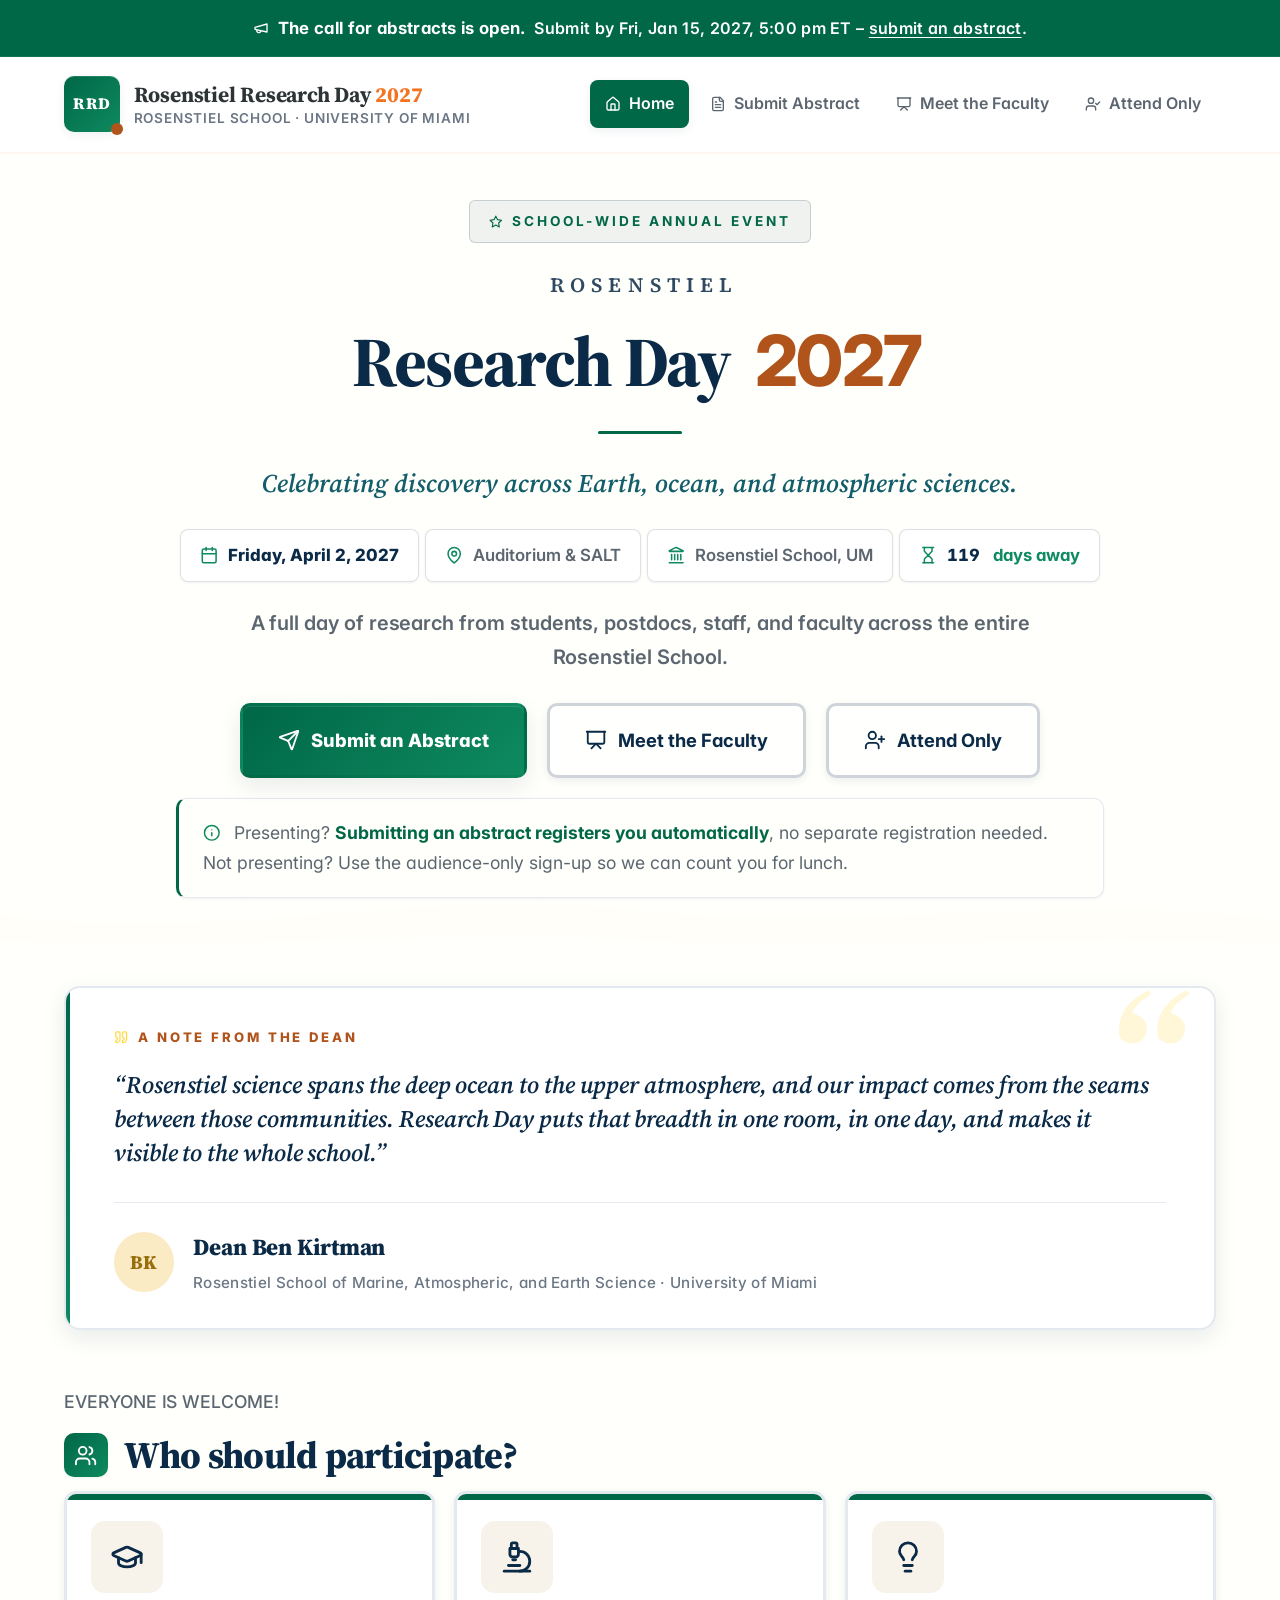
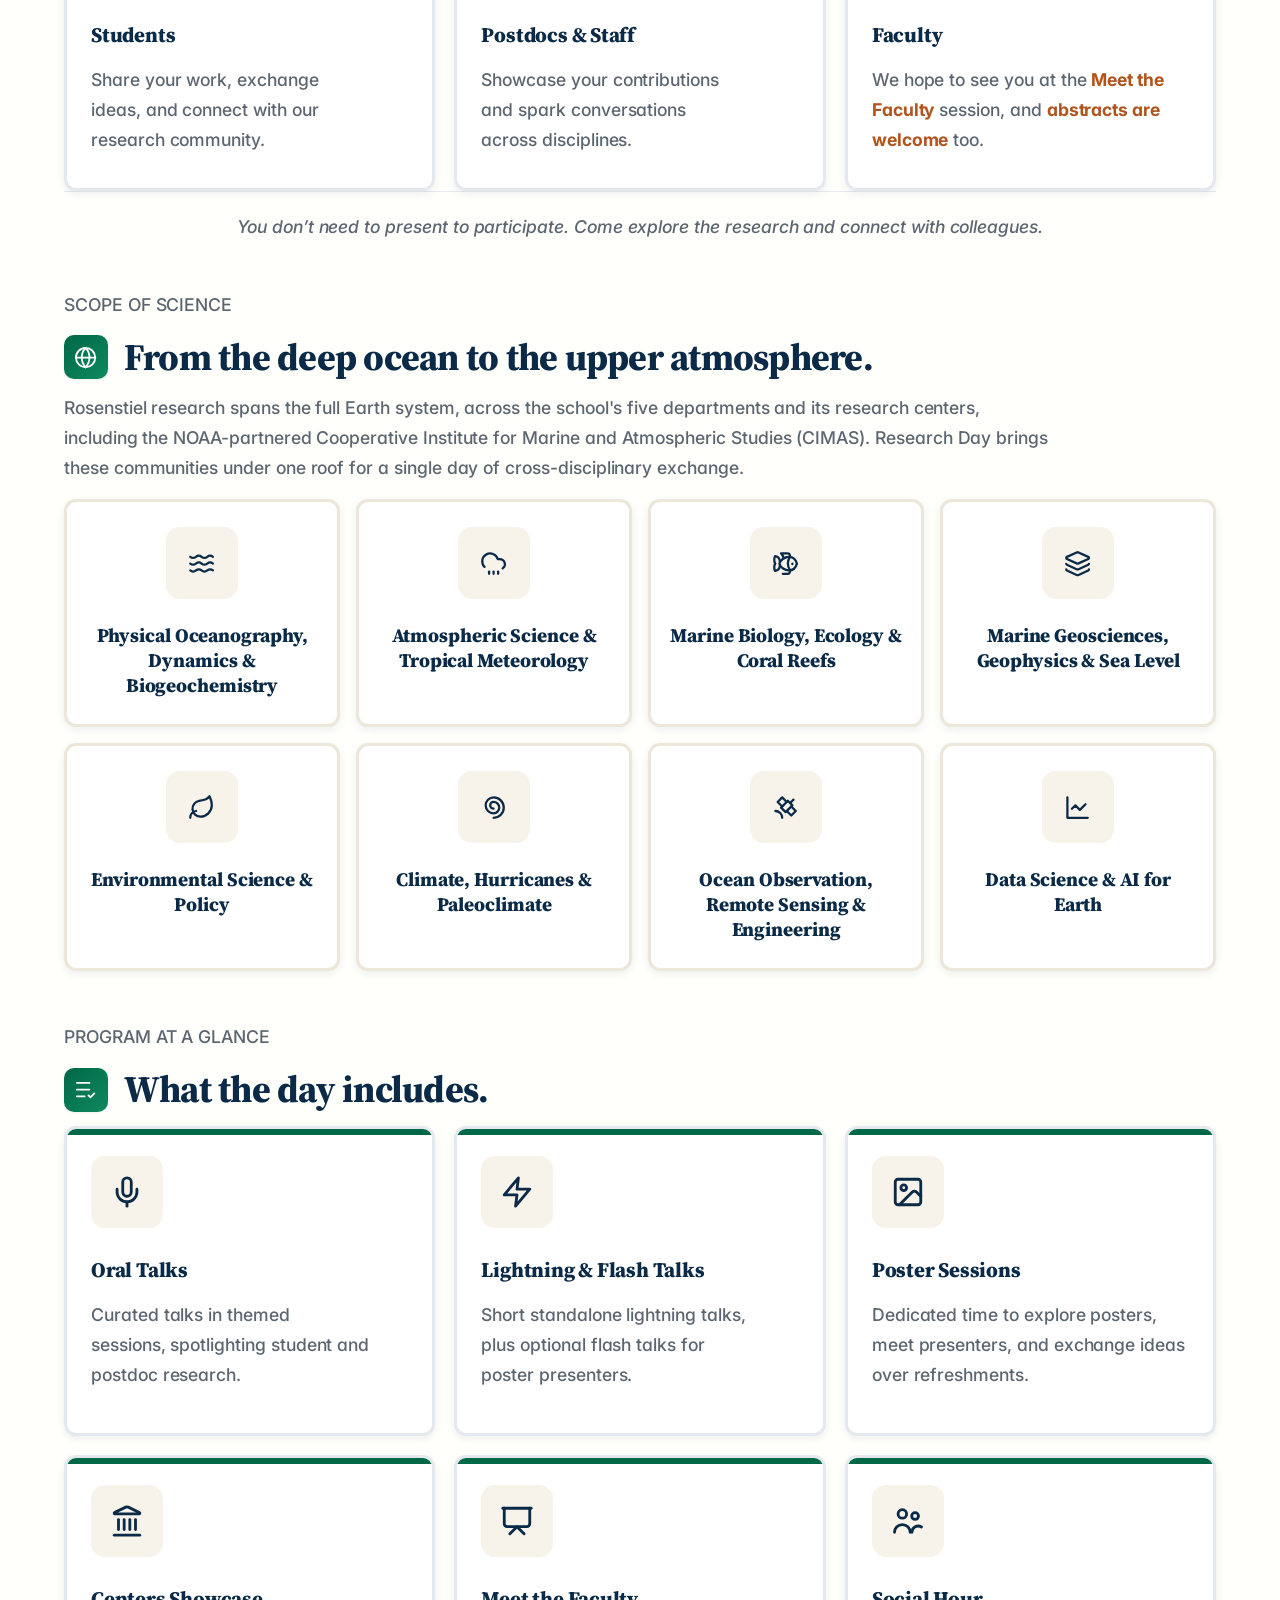
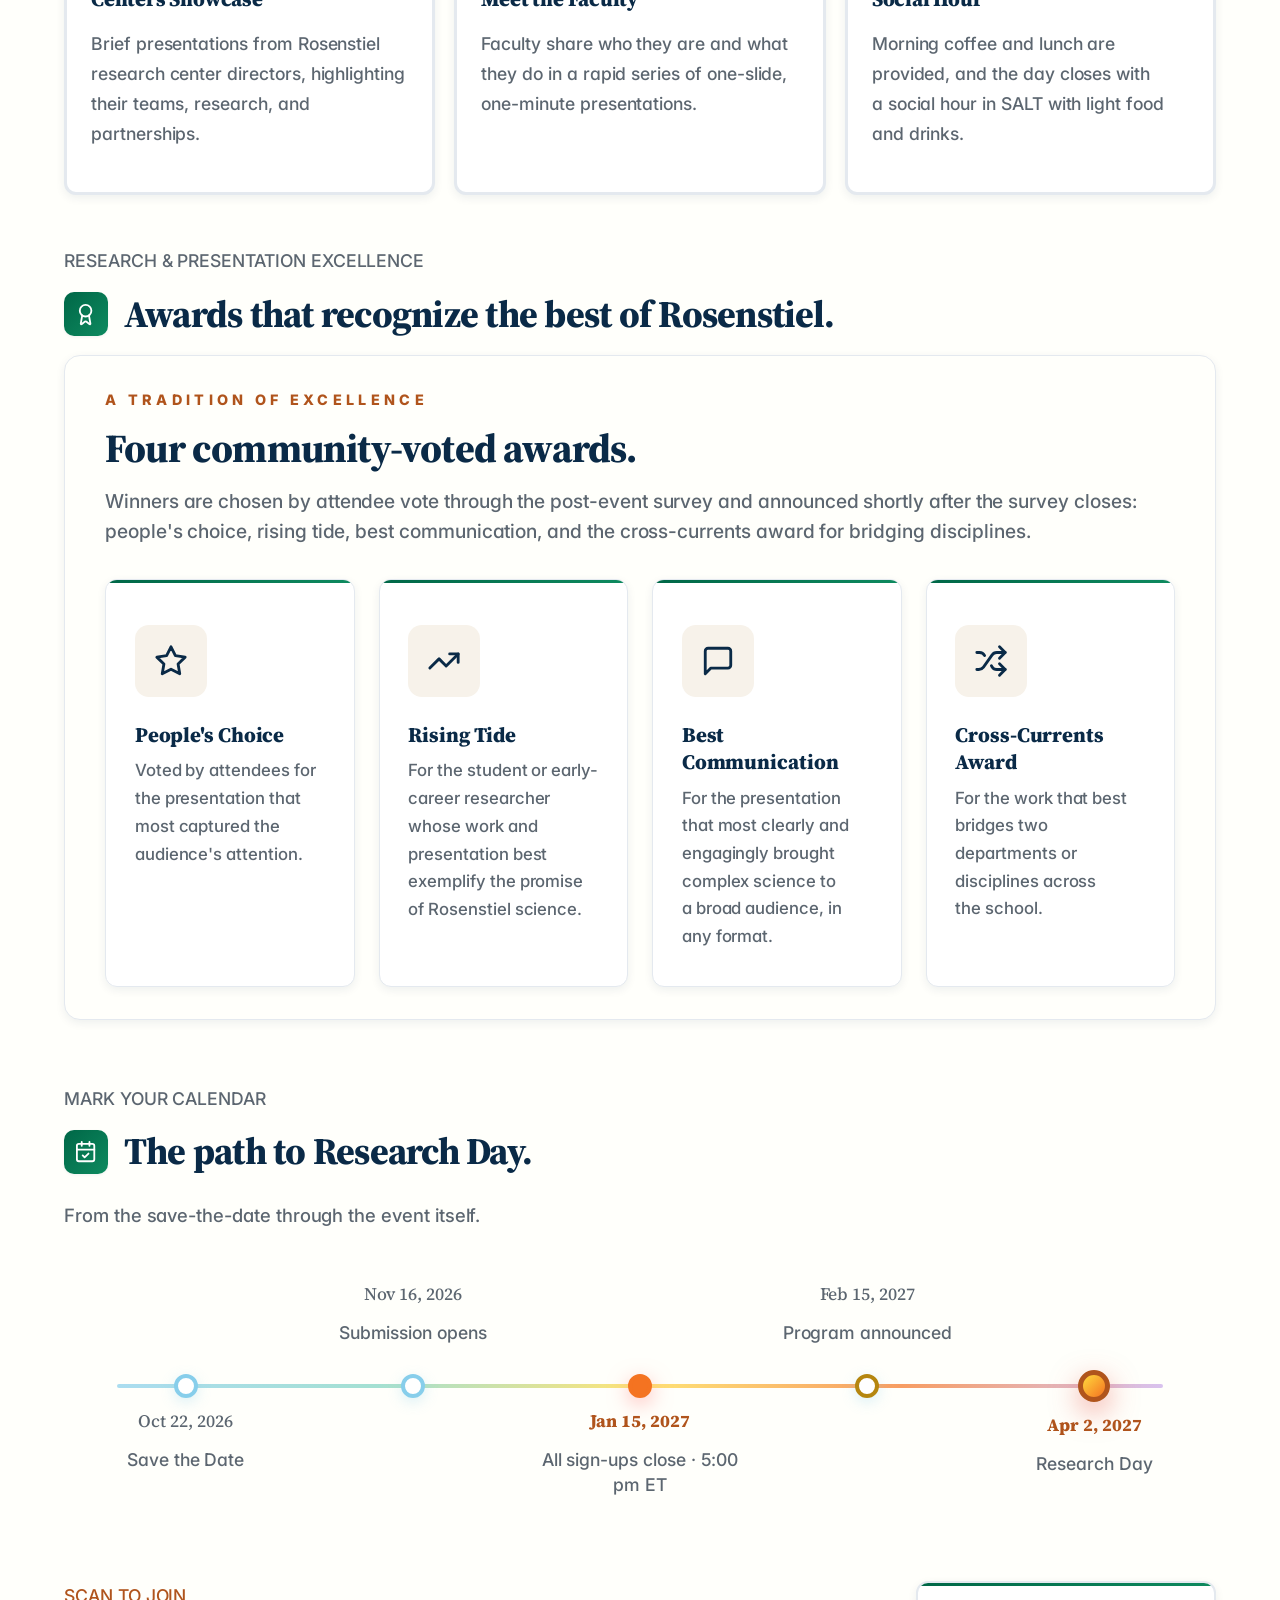
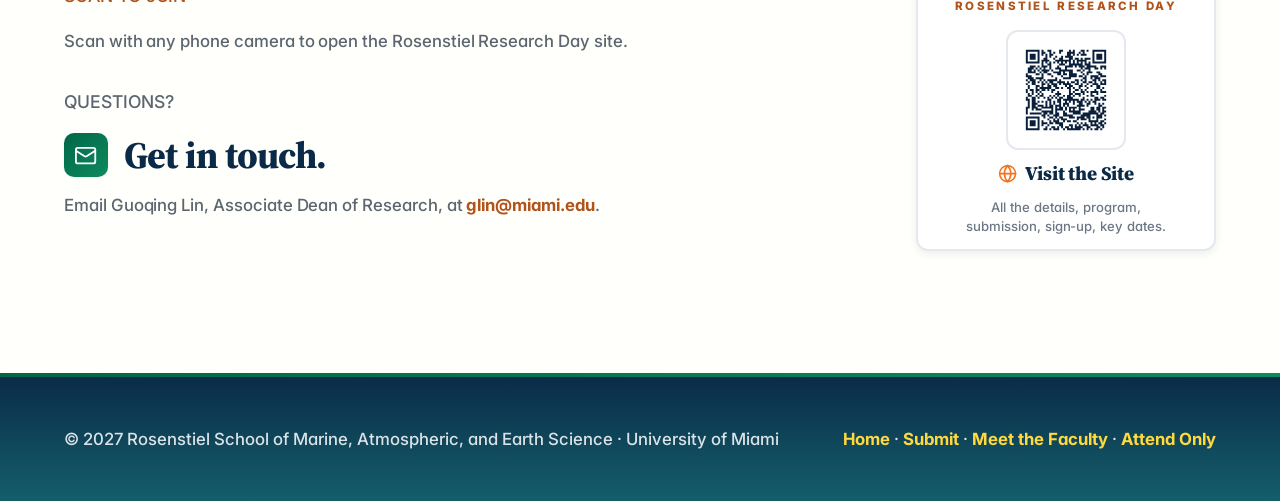
<file: index.html>
<!DOCTYPE html>
<!--
  PHASED RELEASE SWITCH — change data-phase below on each release date.
    1 = Save the Date (Oct 22, 2026)  · home page only; forms shown as "opens Nov 16"
    2 = Abstracts open (Nov 16, 2026) · Submit / Faculty / Attend Only go live
    3 = Program posted (Feb 15, 2027) · Program schedule goes live
  Change it in ALL FIVE html files, or the nav will disagree with itself.
-->
<html lang="en" data-phase="2">
<head>
  <meta charset="UTF-8" />
  <meta name="viewport" content="width=device-width, initial-scale=1" />
  <title>Rosenstiel Research Day 2027 · University of Miami</title>
  <meta name="description" content="Rosenstiel Research Day 2027, Friday, April 2, 2027. A school-wide celebration of research across Earth, Ocean, and Atmospheric Sciences at the Rosenstiel School, University of Miami." />
  <meta name="theme-color" content="#0A2A47" />
  <link rel="preconnect" href="https://fonts.googleapis.com" />
  <link rel="preconnect" href="https://fonts.gstatic.com" crossorigin />
  <link rel="stylesheet" href="https://fonts.googleapis.com/css2?family=Source+Serif+4:ital,opsz,wght@0,8..60,400..800;1,8..60,400..700&family=Inter:wght@400..800&display=swap" />
  <link rel="stylesheet" href="styles.css" />
</head>
<body>

  <!-- Icon set: one stroked family, inlined. No icon CDN on this page. -->
  <svg class="icon-sprite" aria-hidden="true" focusable="false" width="0" height="0" style="position:absolute">
    <symbol id="i-award" viewBox="0 0 24 24"><path d="m15.477 12.89 1.515 8.526a.5.5 0 0 1-.81.47l-3.58-2.687a1 1 0 0 0-1.197 0l-3.586 2.686a.5.5 0 0 1-.81-.469l1.514-8.526"/><circle cx="12" cy="8" r="6"/></symbol>
    <symbol id="i-bell" viewBox="0 0 24 24"><path d="M10.268 21a2 2 0 0 0 3.464 0"/><path d="M3.262 15.326A1 1 0 0 0 4 17h16a1 1 0 0 0 .74-1.673C19.41 13.956 18 12.499 18 8A6 6 0 0 0 6 8c0 4.499-1.411 5.956-2.738 7.326"/></symbol>
    <symbol id="i-bullhorn" viewBox="0 0 24 24"><path d="m3 11 18-5v12L3 14v-3z"/><path d="M11.6 16.8a3 3 0 1 1-5.8-1.6"/></symbol>
    <symbol id="i-calendar-alt" viewBox="0 0 24 24"><path d="M8 2v4"/><path d="M16 2v4"/><rect width="18" height="18" x="3" y="4" rx="2"/><path d="M3 10h18"/><path d="M8 14h.01"/><path d="M12 14h.01"/><path d="M16 14h.01"/><path d="M8 18h.01"/><path d="M12 18h.01"/><path d="M16 18h.01"/></symbol>
    <symbol id="i-calendar-check" viewBox="0 0 24 24"><path d="M8 2v4"/><path d="M16 2v4"/><rect width="18" height="18" x="3" y="4" rx="2"/><path d="M3 10h18"/><path d="m9 16 2 2 4-4"/></symbol>
    <symbol id="i-calendar-day" viewBox="0 0 24 24"><path d="M8 2v4"/><path d="M16 2v4"/><rect width="18" height="18" x="3" y="4" rx="2"/><path d="M3 10h18"/></symbol>
    <symbol id="i-calendar-plus" viewBox="0 0 24 24"><path d="M8 2v4"/><path d="M16 2v4"/><rect width="18" height="18" x="3" y="4" rx="2"/><path d="M3 10h18"/><path d="M12 14v4"/><path d="M10 16h4"/></symbol>
    <symbol id="i-chalkboard-user" viewBox="0 0 24 24"><path d="M2 3h20"/><path d="M21 3v11a2 2 0 0 1-2 2H5a2 2 0 0 1-2-2V3"/><path d="m7 21 5-5 5 5"/></symbol>
    <symbol id="i-circle-dot" viewBox="0 0 24 24"><circle cx="12" cy="12" r="10"/><circle cx="12" cy="12" r="3"/></symbol>
    <symbol id="i-door-open" viewBox="0 0 24 24"><path d="M13 4h3a2 2 0 0 1 2 2v14"/><path d="M2 20h3"/><path d="M13 20h9"/><path d="M10 12v.01"/><path d="M13 4.562v16.157a1 1 0 0 1-1.242.97L5.5 20.25a1 1 0 0 1-.5-.866V5.616a1 1 0 0 1 .78-.976l6-1.393a1 1 0 0 1 1.22.975"/></symbol>
    <symbol id="i-envelope" viewBox="0 0 24 24"><rect width="20" height="16" x="2" y="4" rx="2"/><path d="m22 7-8.97 5.7a1.94 1.94 0 0 1-2.06 0L2 7"/></symbol>
    <symbol id="i-file-alt" viewBox="0 0 24 24"><path d="M15 2H6a2 2 0 0 0-2 2v16a2 2 0 0 0 2 2h12a2 2 0 0 0 2-2V7Z"/><path d="M14 2v4a2 2 0 0 0 2 2h4"/><path d="M10 9H8"/><path d="M16 13H8"/><path d="M16 17H8"/></symbol>
    <symbol id="i-mingle" viewBox="0 0 24 24"><circle cx="8" cy="7" r="3"/><circle cx="17" cy="8.5" r="2.4"/><path d="M2.5 20a5.5 5.5 0 0 1 11 0"/><path d="M14.8 20a4.4 4.4 0 0 1 6.7-3.8"/></symbol><symbol id="i-glass-cheers" viewBox="0 0 24 24"><path d="M5.116 4.104A1 1 0 0 1 6.11 3h11.78a1 1 0 0 1 .994 1.105L17.19 20.21A2 2 0 0 1 15.2 22H8.8a2 2 0 0 1-2-1.79z"/><path d="M6 12a5 5 0 0 1 6 0 5 5 0 0 0 6 0"/></symbol>
    <symbol id="i-globe" viewBox="0 0 24 24"><circle cx="12" cy="12" r="10"/><path d="M12 2a14.5 14.5 0 0 0 0 20 14.5 14.5 0 0 0 0-20"/><path d="M2 12h20"/></symbol>
    <symbol id="i-graduation-cap" viewBox="0 0 24 24"><path d="M21.42 10.922a1 1 0 0 0-.019-1.838L12.83 5.18a2 2 0 0 0-1.66 0L2.6 9.08a1 1 0 0 0 0 1.832l8.57 3.908a2 2 0 0 0 1.66 0z"/><path d="M22 10v6"/><path d="M6 12.5V16a6 3 0 0 0 12 0v-3.5"/></symbol>
    <symbol id="i-home" viewBox="0 0 24 24"><path d="M15 21v-8a1 1 0 0 0-1-1h-4a1 1 0 0 0-1 1v8"/><path d="M3 10a2 2 0 0 1 .709-1.528l7-5.999a2 2 0 0 1 2.582 0l7 5.999A2 2 0 0 1 21 10v9a2 2 0 0 1-2 2H5a2 2 0 0 1-2-2z"/></symbol>
    <symbol id="i-hourglass-half" viewBox="0 0 24 24"><path d="M5 22h14"/><path d="M5 2h14"/><path d="M17 22v-4.172a2 2 0 0 0-.586-1.414L12 12l-4.414 4.414A2 2 0 0 0 7 17.828V22"/><path d="M7 2v4.172a2 2 0 0 0 .586 1.414L12 12l4.414-4.414A2 2 0 0 0 17 6.172V2"/></symbol>
    <symbol id="i-info-circle" viewBox="0 0 24 24"><circle cx="12" cy="12" r="10"/><path d="M12 16v-4"/><path d="M12 8h.01"/></symbol>
    <symbol id="i-list-check" viewBox="0 0 24 24"><path d="M16 5H3"/><path d="M16 12H3"/><path d="M11 19H3"/><path d="m15 18 2 2 4-4"/></symbol>
    <symbol id="i-lightbulb" viewBox="0 0 24 24"><path d="M15 14c.2-1 .7-1.7 1.5-2.5 1-.9 1.5-2.2 1.5-3.5A6 6 0 0 0 6 8c0 1 .2 2.2 1.5 3.5.7.7 1.3 1.5 1.5 2.5"/><path d="M9 18h6"/><path d="M10 22h4"/></symbol>
    <symbol id="i-microscope" viewBox="0 0 24 24"><path d="M6 18h8"/><path d="M3 22h18"/><path d="M14 22a7 7 0 1 0 0-14h-1"/><path d="M9 14h2"/><path d="M9 12a2 2 0 0 1-2-2V6h6v4a2 2 0 0 1-2 2Z"/><path d="M12 6V3a1 1 0 0 0-1-1H9a1 1 0 0 0-1 1v3"/></symbol>
    <symbol id="i-lock" viewBox="0 0 24 24"><rect width="18" height="11" x="3" y="11" rx="2" ry="2"/><path d="M7 11V7a5 5 0 0 1 10 0v4"/></symbol>
    <symbol id="i-map-marker-alt" viewBox="0 0 24 24"><path d="M20 10c0 4.993-5.539 10.193-7.399 11.799a1 1 0 0 1-1.202 0C9.539 20.193 4 14.993 4 10a8 8 0 0 1 16 0"/><circle cx="12" cy="10" r="3"/></symbol>
    <symbol id="i-paper-plane" viewBox="0 0 24 24"><path d="M14.536 21.686a.5.5 0 0 0 .937-.024l6.5-19a.496.496 0 0 0-.635-.635l-19 6.5a.5.5 0 0 0-.024.937l7.93 3.18a2 2 0 0 1 1.112 1.11z"/><path d="m21.854 2.147-10.94 10.939"/></symbol>
    <symbol id="i-quote-left" viewBox="0 0 24 24"><path d="M16 3a2 2 0 0 0-2 2v6a2 2 0 0 0 2 2 1 1 0 0 1 1 1v1a2 2 0 0 1-2 2 1 1 0 0 0-1 1v2a1 1 0 0 0 1 1 6 6 0 0 0 6-6V5a2 2 0 0 0-2-2z"/><path d="M5 3a2 2 0 0 0-2 2v6a2 2 0 0 0 2 2 1 1 0 0 1 1 1v1a2 2 0 0 1-2 2 1 1 0 0 0-1 1v2a1 1 0 0 0 1 1 6 6 0 0 0 6-6V5a2 2 0 0 0-2-2z"/></symbol>
    <symbol id="i-star" viewBox="0 0 24 24"><polygon points="12 2 15.09 8.26 22 9.27 17 14.14 18.18 21.02 12 17.77 5.82 21.02 7 14.14 2 9.27 8.91 8.26 12 2"/></symbol>
    <symbol id="i-university" viewBox="0 0 24 24"><path d="M10 18v-7"/><path d="M11.12 2.198a2 2 0 0 1 1.76.006l7.866 3.847c.476.233.31.949-.22.949H3.474c-.53 0-.695-.716-.22-.949z"/><path d="M14 18v-7"/><path d="M18 18v-7"/><path d="M3 22h18"/><path d="M6 18v-7"/></symbol>
    <symbol id="i-user-check" viewBox="0 0 24 24"><path d="M16 21v-2a4 4 0 0 0-4-4H6a4 4 0 0 0-4 4v2"/><circle cx="9" cy="7" r="4"/><polyline points="16 11 18 13 22 9"/></symbol>
    <symbol id="i-user-plus" viewBox="0 0 24 24"><path d="M16 21v-2a4 4 0 0 0-4-4H6a4 4 0 0 0-4 4v2"/><circle cx="9" cy="7" r="4"/><line x1="19" x2="19" y1="8" y2="14"/><line x1="22" x2="16" y1="11" y2="11"/></symbol>
    <symbol id="i-user-tie" viewBox="0 0 24 24"><path d="M16 20V4a2 2 0 0 0-2-2h-4a2 2 0 0 0-2 2v16"/><rect width="20" height="14" x="2" y="6" rx="2"/></symbol>
    <symbol id="i-users" viewBox="0 0 24 24"><path d="M16 21v-2a4 4 0 0 0-4-4H6a4 4 0 0 0-4 4v2"/><circle cx="9" cy="7" r="4"/><path d="M22 21v-2a4 4 0 0 0-3-3.87"/><path d="M16 3.13a4 4 0 0 1 0 7.75"/></symbol>
  </svg>


  <div class="topbar until-p2">
    <svg class="ico" aria-hidden="true"><use href="#i-bullhorn"/></svg> &nbsp;<strong>Save the Date – Friday, April 2, 2027.</strong>
    &nbsp;Call for abstracts opens Mon, Nov 16, 2026.
  </div>
  <div class="topbar when-p2 until-p3">
    <svg class="ico" aria-hidden="true"><use href="#i-bullhorn"/></svg> &nbsp;<strong>The call for abstracts is open.</strong>
    &nbsp;Submit by Fri, Jan 15, 2027, 5:00 pm ET –
    <a href="submit.html">submit an abstract</a>.
  </div>
  <div class="topbar when-p3">
    <svg class="ico" aria-hidden="true"><use href="#i-bullhorn"/></svg> &nbsp;<strong>Rosenstiel Research Day – Friday, April 2, 2027.</strong>
    &nbsp;The full program is now available –
    <a href="program.html">see the schedule</a>.
  </div>

  <header class="site-header">
    <div class="container header-inner">
      <a class="brand" href="index.html">
        <span class="brand-mark">RRD</span>
        <span class="brand-text">
          Rosenstiel Research Day <span class="year">2027</span>
          <span class="school">Rosenstiel School · University of Miami</span>
        </span>
      </a>
      <nav class="site-nav" aria-label="Primary">
        <a href="index.html" class="active"><svg class="ico" aria-hidden="true"><use href="#i-home"/></svg> Home</a>
        <a href="program.html" class="p3-link"><svg class="ico" aria-hidden="true"><use href="#i-calendar-alt"/></svg> Program <span class="nav-chip until-p3">Feb 15</span></a>
        <a href="submit.html" class="p2-link"><svg class="ico" aria-hidden="true"><use href="#i-file-alt"/></svg> Submit Abstract <span class="nav-chip until-p2">Nov 16</span></a>
        <a href="faculty.html" class="p2-link"><svg class="ico" aria-hidden="true"><use href="#i-chalkboard-user"/></svg> Meet the Faculty <span class="nav-chip until-p2">Nov 16</span></a>
        <a href="attend.html" class="p2-link"><svg class="ico" aria-hidden="true"><use href="#i-user-check"/></svg> Attend Only <span class="nav-chip until-p2">Nov 16</span></a>
      </nav>
    </div>
  </header>

  <main>

    <!-- HERO -->
    <section class="hero">
      <div class="container hero-inner">
        <p class="eyebrow"><svg class="ico" aria-hidden="true"><use href="#i-star"/></svg> School-Wide Annual Event</p>

        <h1 class="hero-title hero-title--editorial" aria-label="Rosenstiel Research Day 2027">
          <span class="ht-school">Rosenstiel</span>
          <span class="ht-headline">
            <span class="ht-event">Research Day</span><span class="ht-year">2027</span>
          </span>
          <span class="ht-rule" aria-hidden="true"></span>
        </h1>

        <p class="tagline">Celebrating discovery across Earth, ocean, and atmospheric sciences.</p>

        <div class="hero-meta">
          <span class="hero-meta-item"><svg class="ico" aria-hidden="true"><use href="#i-calendar-day"/></svg> <strong>Friday, April 2, 2027</strong></span>
          <span class="hero-meta-item"><svg class="ico" aria-hidden="true"><use href="#i-map-marker-alt"/></svg> Auditorium &amp; SALT</span>
          <span class="hero-meta-item"><svg class="ico" aria-hidden="true"><use href="#i-university"/></svg> Rosenstiel School, UM</span>
          <span class="hero-meta-item hero-meta-countdown"><svg class="ico" aria-hidden="true"><use href="#i-hourglass-half"/></svg> <strong id="cd-days">--</strong>&thinsp;days away</span>
        </div>

        <p class="lede">
          A full day of research from students, postdocs, staff, and faculty
          across the entire Rosenstiel School.
        </p>

        <div class="cta-row">
          <a class="btn btn-primary when-p2" href="submit.html"><svg class="ico" aria-hidden="true"><use href="#i-paper-plane"/></svg> Submit an Abstract</a>
          <a class="btn btn-secondary when-p2" href="faculty.html"><svg class="ico" aria-hidden="true"><use href="#i-chalkboard-user"/></svg> Meet the Faculty</a>
          <a class="btn btn-secondary when-p2" href="attend.html"><svg class="ico" aria-hidden="true"><use href="#i-user-plus"/></svg> Attend Only</a>
          <span class="btn btn-pending until-p2"><svg class="ico" aria-hidden="true"><use href="#i-calendar-plus"/></svg> Abstract submission opens Mon, Nov 16</span>
        </div>

        <p class="cta-note when-p2">
          <svg class="ico" aria-hidden="true"><use href="#i-info-circle"/></svg> Presenting?
          <strong>Submitting an abstract registers you automatically</strong>,
          no separate registration needed. Not presenting? Use the audience-only
          sign-up so we can count you for lunch.
        </p>

      </div>

      <div class="hero-waves" aria-hidden="true">
        <svg viewBox="0 0 1440 120" preserveAspectRatio="none">
          <path class="wave-1" d="M0,60 C240,100 480,20 720,50 C960,80 1200,30 1440,60 L1440,120 L0,120 Z" />
          <path class="wave-2" d="M0,80 C240,110 480,50 720,75 C960,100 1200,55 1440,85 L1440,120 L0,120 Z" />
          <path class="wave-3" d="M0,105 C240,120 480,90 720,105 C960,120 1200,95 1440,110 L1440,120 L0,120 Z" />
        </svg>
      </div>
    </section>

    <!-- DEAN'S LETTER / PULL-QUOTE -->
    <section class="container section reveal" style="padding-top:2.5rem;">
      <div class="dean-quote" id="dean-quote">
        <p class="quote-kicker"><svg class="ico" aria-hidden="true"><use href="#i-quote-left"/></svg> A note from the Dean</p>

        <blockquote>
          <p>
            &ldquo;Rosenstiel science spans the deep ocean to the upper
            atmosphere, and our impact comes from the seams between those
            communities. Research Day puts that breadth in one room, in one
            day, and makes it visible to the whole school.&rdquo;
          </p>
        </blockquote>

        <div class="quote-attrib">
          <div class="quote-avatar" aria-hidden="true">BK</div>
          <div class="quote-attrib-text">
            <span class="quote-attrib-name">Dean Ben Kirtman</span>
            <span class="quote-attrib-role">Rosenstiel School of Marine, Atmospheric, and Earth Science · University of Miami</span>
          </div>
        </div>
      </div>
    </section>

    <!-- WHO -->
    <section id="who" class="container section reveal">
      <p class="section-kicker">Everyone is welcome!</p>
      <h2><span class="section-icon"><svg class="ico" aria-hidden="true"><use href="#i-users"/></svg></span> Who should participate?</h2>
      <div class="cards who-cards">
        <div class="card">
          <div class="card-icon"><svg class="ico" aria-hidden="true"><use href="#i-graduation-cap"/></svg></div>
          <h3>Students</h3>
          <p>Share your work, exchange ideas, and connect with our research community.</p>
        </div>
        <div class="card">
          <div class="card-icon"><svg class="ico" aria-hidden="true"><use href="#i-microscope"/></svg></div>
          <h3>Postdocs &amp; Staff</h3>
          <p>Showcase your contributions and spark conversations across disciplines.</p>
        </div>
        <div class="card">
          <div class="card-icon"><svg class="ico" aria-hidden="true"><use href="#i-lightbulb"/></svg></div>
          <h3>Faculty</h3>
          <p><span class="until-p2">Share your expertise, support emerging researchers, and explore new connections.</span><span class="when-p2">We hope to see you at the <a href="faculty.html">Meet the Faculty</a> session, and <a href="submit.html">abstracts are welcome</a> too.</span></p>
        </div>
      </div>
      <p class="who-note">You don’t need to present to participate. Come explore the research and connect with colleagues.</p>
    </section>


    <!-- SCOPE OF SCIENCE -->
    <section class="container section reveal">
      <p class="section-kicker">Scope of Science</p>
      <h2><span class="section-icon"><svg class="ico" aria-hidden="true"><use href="#i-globe"/></svg></span> From the deep ocean to the upper atmosphere.</h2>
      <p class="scope-intro">
        Rosenstiel research spans the full Earth system, across the school's five
        departments and its research centers, including the NOAA-partnered Cooperative
        Institute for Marine and Atmospheric Studies (CIMAS). Research Day brings these
        communities under one roof for a single day of cross-disciplinary exchange.
      </p>
      <div class="scope-grid">
        <div class="scope-item" data-c="ocean">
          <div class="scope-icon"><svg viewBox="0 0 24 24" fill="none" stroke="currentColor" stroke-width="2" stroke-linecap="round" stroke-linejoin="round"><path d="M2 6c.6.5 1.2 1 2.5 1C7 7 7 5 9.5 5c2.6 0 2.4 2 5 2 2.5 0 2.5-2 5-2 1.3 0 1.9.5 2.5 1"/><path d="M2 12c.6.5 1.2 1 2.5 1 2.5 0 2.5-2 5-2 2.6 0 2.4 2 5 2 2.5 0 2.5-2 5-2 1.3 0 1.9.5 2.5 1"/><path d="M2 18c.6.5 1.2 1 2.5 1 2.5 0 2.5-2 5-2 2.6 0 2.4 2 5 2 2.5 0 2.5-2 5-2 1.3 0 1.9.5 2.5 1"/></svg></div>
          <div class="scope-name">Physical Oceanography, Dynamics &amp; Biogeochemistry</div>
        </div>
        <div class="scope-item" data-c="atmos">
          <div class="scope-icon"><svg viewBox="0 0 24 24" fill="none" stroke="currentColor" stroke-width="2" stroke-linecap="round" stroke-linejoin="round"><path d="M4 14.9A7 7 0 1 1 15.7 8h1.8a4.5 4.5 0 0 1 2.5 8.2"/><path d="M8 19v2"/><path d="M12 19v2"/><path d="M16 19v2"/></svg></div>
          <div class="scope-name">Atmospheric Science &amp; Tropical Meteorology</div>
        </div>
        <div class="scope-item" data-c="bio">
          <div class="scope-icon"><svg viewBox="0 0 24 24" fill="none" stroke="currentColor" stroke-width="2" stroke-linecap="round" stroke-linejoin="round"><path d="M6.5 12c.94-3.46 4.94-6 8.5-6 3.56 0 6.06 2.54 7 6-.94 3.47-3.44 6-7 6s-7.56-2.53-8.5-6Z"/><path d="M18 12v.5"/><path d="M16 17.93a9.77 9.77 0 0 1 0-11.86"/><path d="M7 10.67C7 8 5.58 5.97 2.73 5.5c-1 1.5-1 5 .23 6.5-1.24 1.5-1.24 5-.23 6.5C5.58 18.03 7 16 7 13.33"/><path d="M10.46 7.26C10.2 5.88 9.17 4.24 8 3h5.8a2 2 0 0 1 1.98 1.67l.23 1.4"/><path d="m16.01 17.93-.23 1.4A2 2 0 0 1 13.8 21H9.5"/></svg></div>
          <div class="scope-name">Marine Biology, Ecology &amp; Coral Reefs</div>
        </div>
        <div class="scope-item" data-c="earth">
          <div class="scope-icon"><svg viewBox="0 0 24 24" fill="none" stroke="currentColor" stroke-width="2" stroke-linecap="round" stroke-linejoin="round"><path d="M11.17 2.18a2 2 0 0 1 1.66 0l8.58 3.9a1 1 0 0 1 0 1.83l-8.58 3.91a2 2 0 0 1-1.66 0L2.6 7.91a1 1 0 0 1 0-1.83z"/><path d="M2 12.18a1 1 0 0 0 .6.9l8.57 3.91a2 2 0 0 0 1.66 0l8.58-3.9a1 1 0 0 0 .6-.91"/><path d="M2 17.18a1 1 0 0 0 .6.9l8.57 3.91a2 2 0 0 0 1.66 0l8.58-3.9a1 1 0 0 0 .6-.91"/></svg></div>
          <div class="scope-name">Marine Geosciences, Geophysics &amp; Sea Level</div>
        </div>
        <div class="scope-item" data-c="policy">
          <div class="scope-icon"><svg viewBox="0 0 24 24" fill="none" stroke="currentColor" stroke-width="2" stroke-linecap="round" stroke-linejoin="round"><path d="M11 20A7 7 0 0 1 9.8 6.1C15.5 5 17 4.48 19 2c1 2 2 4.18 2 8 0 5.5-4.78 10-10 10Z"/><path d="M2 21c0-3 1.85-5.36 5.08-6"/></svg></div>
          <div class="scope-name">Environmental Science &amp; Policy</div>
        </div>
        <div class="scope-item" data-c="climate">
          <div class="scope-icon"><svg viewBox="0 0 24 24" fill="none" stroke="currentColor" stroke-width="2" stroke-linecap="round" stroke-linejoin="round"><path d="M12 21a9 9 0 0 0 0-18 7 7 0 0 0 0 14 5 5 0 0 0 0-10 3 3 0 0 0 0 6"/></svg></div>
          <div class="scope-name">Climate, Hurricanes &amp; Paleoclimate</div>
        </div>
        <div class="scope-item" data-c="tech">
          <div class="scope-icon"><svg viewBox="0 0 24 24" fill="none" stroke="currentColor" stroke-width="2" stroke-linecap="round" stroke-linejoin="round"><path d="M13 7 9 3 5 7l4 4"/><path d="m17 11 4 4-4 4-4-4"/><path d="m8 12 4 4 6-6-4-4Z"/><path d="m16 8 3-3"/><path d="M9 21a6 6 0 0 0-6-6"/></svg></div>
          <div class="scope-name">Ocean Observation, Remote Sensing &amp; Engineering</div>
        </div>
        <div class="scope-item" data-c="data">
          <div class="scope-icon"><svg viewBox="0 0 24 24" fill="none" stroke="currentColor" stroke-width="2" stroke-linecap="round" stroke-linejoin="round"><path d="M3 3v18h18"/><path d="m19 9-5 5-4-4-3 3"/></svg></div>
          <div class="scope-name">Data Science &amp; AI for Earth</div>
        </div>
      </div>
    </section>

    <!-- FORMATS -->
    <section class="container section reveal">
      <p class="section-kicker">Program at a Glance</p>
      <h2><span class="section-icon"><svg class="ico" aria-hidden="true"><use href="#i-list-check"/></svg></span> What the day includes.</h2>
      <div class="cards cards-6">
        <div class="card card-oral">
          <div class="card-icon"><svg viewBox="0 0 24 24" fill="none" stroke="currentColor" stroke-width="2" stroke-linecap="round" stroke-linejoin="round"><path d="M12 2a3 3 0 0 0-3 3v7a3 3 0 0 0 6 0V5a3 3 0 0 0-3-3Z"/><path d="M19 10v2a7 7 0 0 1-14 0v-2"/><line x1="12" x2="12" y1="19" y2="22"/></svg></div>
          <h3>Oral Talks</h3>
          <p>Curated talks in themed sessions, spotlighting student and postdoc research.</p>
        </div>
        <div class="card card-lightning">
          <div class="card-icon"><svg viewBox="0 0 24 24" fill="none" stroke="currentColor" stroke-width="2" stroke-linecap="round" stroke-linejoin="round"><polygon points="13 2 3 14 12 14 11 22 21 10 12 10 13 2"/></svg></div>
          <h3>Lightning &amp; Flash Talks</h3>
          <p>Short standalone lightning talks, plus optional flash talks for poster presenters.</p>
        </div>
        <div class="card card-poster">
          <div class="card-icon"><svg viewBox="0 0 24 24" fill="none" stroke="currentColor" stroke-width="2" stroke-linecap="round" stroke-linejoin="round"><rect width="18" height="18" x="3" y="3" rx="2" ry="2"/><circle cx="9" cy="9" r="2"/><path d="m21 15-3.086-3.086a2 2 0 0 0-2.828 0L6 21"/></svg></div>
          <h3>Poster Sessions</h3>
          <p>Dedicated time to explore posters, meet presenters, and exchange ideas over refreshments.</p>
        </div>
        <div class="card card-centers">
          <div class="card-icon"><svg class="ico" aria-hidden="true"><use href="#i-university"/></svg></div>
          <h3>Centers Showcase</h3>
          <p>Brief presentations from Rosenstiel research center directors, highlighting their teams, research, and partnerships.</p>
        </div>
        <div class="card card-faculty">
          <div class="card-icon"><svg class="ico" aria-hidden="true"><use href="#i-chalkboard-user"/></svg></div>
          <h3>Meet the Faculty</h3>
          <p>Faculty share who they are and what they do in a rapid series of one-slide, one-minute presentations.</p>
        </div>
        <div class="card card-social">
          <div class="card-icon"><svg class="ico" aria-hidden="true"><use href="#i-mingle"/></svg></div>
          <h3>Social Hour</h3>
          <p>Morning coffee and lunch are provided, and the day closes with a social hour in SALT with light food and drinks.</p>
        </div>
      </div>
    </section>

    <!-- AWARDS WALL — announced when abstract submission opens (phase 2) -->
    <section class="container section reveal when-p2">
      <p class="section-kicker">Research &amp; Presentation Excellence</p>
      <h2><span class="section-icon"><svg class="ico" aria-hidden="true"><use href="#i-award"/></svg></span> Awards that recognize the best of Rosenstiel.</h2>

      <div class="awards-wall">
        <div class="awards-wall-header">
          <p class="awards-wall-kicker">A Tradition of Excellence</p>
          <h3 class="awards-wall-title">Four community-voted awards.</h3>
          <p class="awards-wall-sub">
            Winners are chosen by attendee vote through the post-event survey and
            announced shortly after the survey closes: people's choice, rising tide, best communication, and the cross-currents award for bridging disciplines.
          </p>
        </div>
        <div class="awards-grid">
          <div class="award-card">
            <div class="award-icon"><svg viewBox="0 0 24 24" fill="none" stroke="currentColor" stroke-width="2" stroke-linecap="round" stroke-linejoin="round"><polygon points="12 2 15.09 8.26 22 9.27 17 14.14 18.18 21.02 12 17.77 5.82 21.02 7 14.14 2 9.27 8.91 8.26 12 2"/></svg></div>
            <h4 class="award-name">People's Choice</h4>
            <p class="award-desc">Voted by attendees for the presentation that most captured the audience's attention.</p>
          </div>
          <div class="award-card">
            <div class="award-icon"><svg viewBox="0 0 24 24" fill="none" stroke="currentColor" stroke-width="2" stroke-linecap="round" stroke-linejoin="round"><polyline points="22 7 13.5 15.5 8.5 10.5 2 17"/><polyline points="16 7 22 7 22 13"/></svg></div>
            <h4 class="award-name">Rising Tide</h4>
            <p class="award-desc">For the student or early-career researcher whose work and presentation best exemplify the promise of Rosenstiel science.</p>
          </div>
          <div class="award-card">
            <div class="award-icon"><svg viewBox="0 0 24 24" fill="none" stroke="currentColor" stroke-width="2" stroke-linecap="round" stroke-linejoin="round"><path d="M21 15a2 2 0 0 1-2 2H7l-4 4V5a2 2 0 0 1 2-2h14a2 2 0 0 1 2 2z"/></svg></div>
            <h4 class="award-name">Best Communication</h4>
            <p class="award-desc">For the presentation that most clearly and engagingly brought complex science to a broad audience, in any format.</p>
          </div>
          <div class="award-card">
            <div class="award-icon"><svg viewBox="0 0 24 24" fill="none" stroke="currentColor" stroke-width="2" stroke-linecap="round" stroke-linejoin="round"><path d="M2 18h1.4c1.3 0 2.5-.6 3.3-1.7l6.1-8.6c.7-1.1 2-1.7 3.3-1.7H22"/><path d="m18 2 4 4-4 4"/><path d="M2 6h1.9c1.5 0 2.9.9 3.6 2.2"/><path d="M22 18h-5.9c-1.3 0-2.6-.7-3.3-1.8l-.5-.8"/><path d="m18 14 4 4-4 4"/></svg></div>
            <h4 class="award-name">Cross-Currents Award</h4>
            <p class="award-desc">For the work that best bridges two departments or disciplines across the school.</p>
          </div>
        </div>
      </div>
    </section>

    <!-- KEY DATES (horizontal timeline + mobile-fallback list) -->
    <section class="container section reveal">
      <p class="section-kicker">Mark Your Calendar</p>
      <div class="section-head">
        <h2><span class="section-icon"><svg class="ico" aria-hidden="true"><use href="#i-calendar-check"/></svg></span> The path to Research Day.</h2>
        <p class="lede">From the save-the-date through the event itself.</p>
      </div>

      <!-- Desktop: horizontal timeline -->
      <div class="timeline-wrap" aria-label="Timeline of key dates">
        <ol class="timeline">
          <li class="timeline-node" data-kind="open">
            <div class="timeline-dot" aria-hidden="true"></div>
            <div class="timeline-label-block">
              <p class="timeline-label">Oct 22, 2026</p>
              <p class="timeline-sub">Save the Date</p>
            </div>
          </li>
          <li class="timeline-node" data-kind="open">
            <div class="timeline-dot" aria-hidden="true"></div>
            <div class="timeline-label-block">
              <p class="timeline-label">Nov 16, 2026</p>
              <p class="timeline-sub">Submission opens</p>
            </div>
          </li>
          <li class="timeline-node" data-kind="deadline">
            <div class="timeline-dot" aria-hidden="true"></div>
            <div class="timeline-label-block">
              <p class="timeline-label">Jan 15, 2027</p>
              <p class="timeline-sub"><span class="until-p2">Abstract submission closes · 5:00 pm ET</span><span class="when-p2">All sign-ups close · 5:00 pm ET</span></p>
            </div>
          </li>
          <li class="timeline-node" data-kind="finalize">
            <div class="timeline-dot" aria-hidden="true"></div>
            <div class="timeline-label-block">
              <p class="timeline-label">Feb 15, 2027</p>
              <p class="timeline-sub">Program announced</p>
            </div>
          </li>
          <li class="timeline-node" data-kind="event">
            <div class="timeline-dot" aria-hidden="true"></div>
            <div class="timeline-label-block">
              <p class="timeline-label">Apr 2, 2027</p>
              <p class="timeline-sub">Research Day</p>
            </div>
          </li>
        </ol>
      </div>

      <!-- Mobile: stacked list (same data) -->
      <ul class="keydates is-fallback">
        <li><span class="date"><svg class="ico" aria-hidden="true"><use href="#i-circle-dot"/></svg> Thu, Oct 22, 2026</span><span class="label">Save the Date – Rosenstiel Research Day</span></li>
        <li><span class="date"><svg class="ico" aria-hidden="true"><use href="#i-door-open"/></svg> Mon, Nov 16, 2026</span><span class="label">Abstract submission opens</span></li>
        <li class="is-deadline"><span class="date"><svg class="ico" aria-hidden="true"><use href="#i-lock"/></svg> Fri, Jan 15, 2027 · 5:00 pm ET</span><span class="label"><span class="until-p2">Abstract submission closes</span><span class="when-p2">All sign-ups close</span></span></li>
        <li><span class="date"><svg class="ico" aria-hidden="true"><use href="#i-bullhorn"/></svg> Mon, Feb 15, 2027</span><span class="label">Program announced</span></li>
        <li class="is-event"><span class="date"><svg class="ico" aria-hidden="true"><use href="#i-glass-cheers"/></svg> Fri, Apr 2, 2027</span><span class="label">Rosenstiel Research Day</span></li>
      </ul>
    </section>

    <!-- CONTACT + QR (side by side) -->
    <section class="container section reveal">
      <div class="contact-row">
        <div class="contact-text">
          <p class="section-kicker" style="color:var(--deep-coral);">Scan to Join</p>
          <p style="font-size:1.05rem;">
            Scan with any phone camera to open the Rosenstiel Research Day site.
          </p>

          <p class="section-kicker" style="margin-top:2rem;">Questions?</p>
          <h2><span class="section-icon"><svg class="ico" aria-hidden="true"><use href="#i-envelope"/></svg></span> Get in touch.</h2>
          <p style="font-size:1.05rem;">
            Email Guoqing Lin, Associate Dean of Research, at
            <a href="mailto:glin@miami.edu">glin@miami.edu</a>.
          </p>
        </div>

        <a class="qr-card contact-qr" href="index.html">
          <p class="qr-kicker">Rosenstiel Research Day</p>
          <div class="qr-image">
            <img src="qr-main.svg" alt="QR code linking to the Rosenstiel Research Day 2027 site" />
          </div>
          <p class="qr-label"><svg class="ico" aria-hidden="true"><use href="#i-globe"/></svg> Visit the Site</p>
          <p class="qr-sub">All the details, program, submission, sign-up, key dates.</p>
        </a>
      </div>
    </section>
  </main>

  <!-- Sticky submit CTA (appears after hero scrolls past) -->
  <a class="sticky-cta when-p2" id="stickyCta" href="submit.html">
    <svg class="ico" aria-hidden="true"><use href="#i-paper-plane"/></svg> Submit an Abstract
  </a>

  <footer class="site-footer">
    <div class="accent-bar"></div>
    <div class="container footer-inner">
      <p>&copy; 2027 Rosenstiel School of Marine, Atmospheric, and Earth Science · University of Miami</p>
      <p><a href="index.html">Home</a><span class="when-p3"> · <a href="program.html">Program</a></span><span class="when-p2"> · <a href="submit.html">Submit</a> · <a href="faculty.html">Meet the Faculty</a> · <a href="attend.html">Attend Only</a></span></p>
    </div>
  </footer>

  <script>
    // Trigger the hero-title year underline animation shortly after load
    window.addEventListener('load', function () {
      var yr = document.querySelector('.hero h1.hero-title .ht-year');
      if (yr) {
        setTimeout(function () { yr.classList.add('is-underlined'); }, 380);
      }
    });

    // Countdown — Miami calendar dates; updates at page load and every minute
    (function () {
      var cdItem = document.querySelector('.hero-meta-countdown');
      var ico    = '<svg class="ico" aria-hidden="true"><use href="#i-hourglass-half"/></svg>';
      function update() {
        if (!cdItem) return;
        // Today's date in Miami (America/New_York)
        var today = new Date().toLocaleDateString('en-CA', { timeZone: 'America/New_York' });
        if (today >= '2027-04-03') {
          cdItem.style.display = 'none';
        } else if (today === '2027-04-02') {
          cdItem.innerHTML = ico + ' <strong>Today</strong>';
        } else if (today === '2027-04-01') {
          cdItem.innerHTML = ico + ' <strong>Tomorrow</strong>';
        } else {
          var p    = today.split('-');
          var days = Math.round((new Date(2027, 3, 2) - new Date(+p[0], +p[1] - 1, +p[2])) / 86400000);
          cdItem.innerHTML = ico + ' <strong>' + days + '</strong>\u2009days away';
        }
      }
      update();
      setInterval(update, 60000); // re-check every minute; catches midnight without a page refresh
    })();


    // Scroll reveal (progressive enhancement)
    (function () {
      if (!('IntersectionObserver' in window)) return;
      // Only enable the hidden-then-revealed effect when JS is fully available.
      document.body.classList.add('js-reveal');
      var io = new IntersectionObserver(function (entries) {
        entries.forEach(function (entry) {
          if (entry.isIntersecting) {
            entry.target.classList.add('is-visible');
            io.unobserve(entry.target);
          }
        });
      }, { threshold: 0.08, rootMargin: '0px 0px -40px 0px' });
      document.querySelectorAll('.reveal').forEach(function (el) { io.observe(el); });
      // Safety: if for any reason nothing has revealed within 1.5s, show everything.
      setTimeout(function () {
        document.querySelectorAll('.reveal:not(.is-visible)').forEach(function (el) {
          var r = el.getBoundingClientRect();
          if (r.top < window.innerHeight && r.bottom > 0) el.classList.add('is-visible');
        });
      }, 1500);
    })();

    // Sticky CTA visibility
    (function () {
      var cta = document.getElementById('stickyCta');
      if (!cta) return;
      var hero = document.querySelector('.hero');
      function onScroll() {
        if (!hero) return;
        var heroBottom = hero.getBoundingClientRect().bottom;
        if (heroBottom < 60) cta.classList.add('is-visible');
        else cta.classList.remove('is-visible');
      }
      window.addEventListener('scroll', onScroll, { passive: true });
      onScroll();
    })();
  </script>
</body>
</html>
</file>
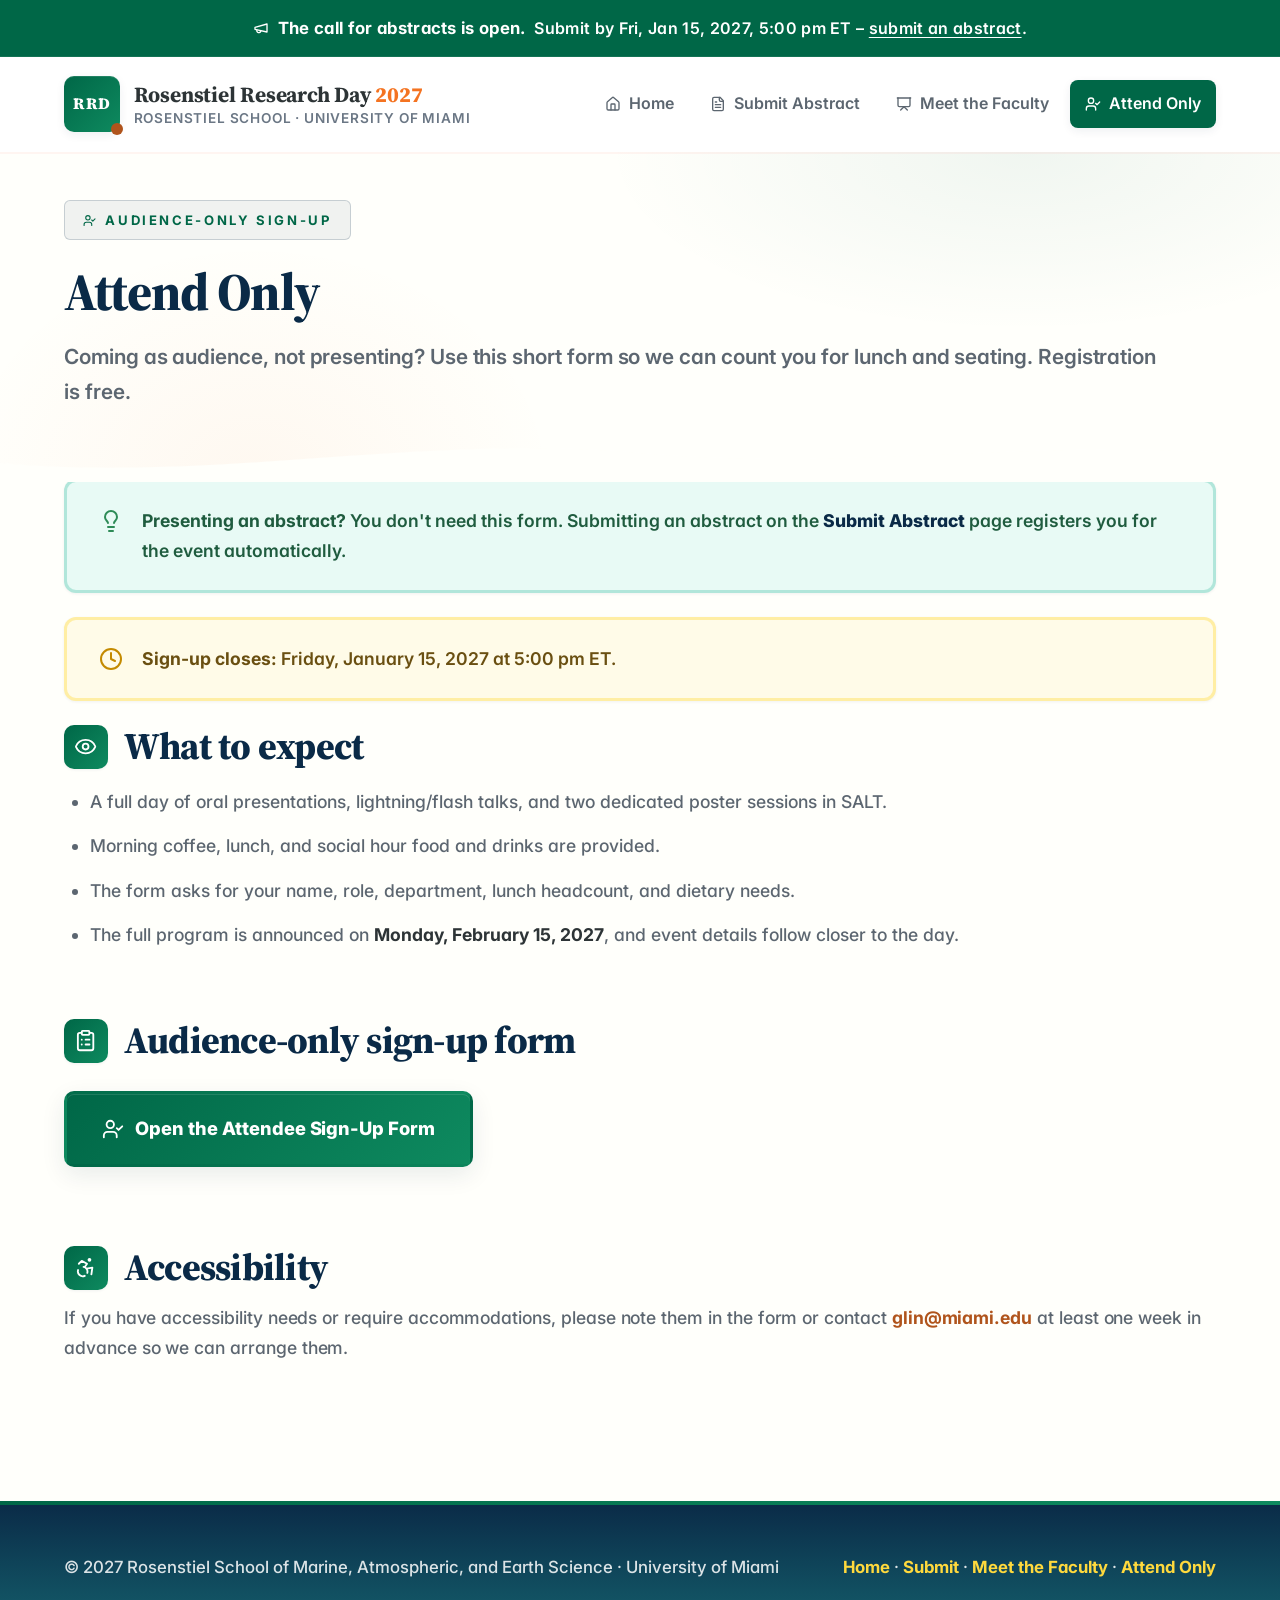
<file: attend.html>
<!DOCTYPE html>
<!--
  PHASED RELEASE SWITCH — change data-phase below on each release date.
    1 = Save the Date (Oct 22, 2026)  · home page only; forms shown as "opens Nov 16"
    2 = Abstracts open (Nov 16, 2026) · Submit / Faculty / Attend Only go live
    3 = Program posted (Feb 15, 2027) · Program schedule goes live
  Change it in ALL FIVE html files, or the nav will disagree with itself.
-->
<html lang="en" data-phase="2">
<head>
  <meta charset="UTF-8" />
  <meta name="viewport" content="width=device-width, initial-scale=1" />
  <title>Attend Only · Rosenstiel Research Day 2027</title>
  <meta name="description" content="Audience-only sign-up for Rosenstiel Research Day 2027. Presenters are registered automatically when they submit an abstract." />
  <meta name="theme-color" content="#0A2A47" />
  <link rel="preconnect" href="https://fonts.googleapis.com" />
  <link rel="preconnect" href="https://fonts.gstatic.com" crossorigin />
  <link rel="stylesheet" href="https://fonts.googleapis.com/css2?family=Source+Serif+4:ital,opsz,wght@0,8..60,400..800;1,8..60,400..700&family=Inter:wght@400..800&display=swap" />
  <link rel="stylesheet" href="styles.css" />
</head>
<body>

  <!-- Icon set: one stroked family, inlined. No icon CDN on this page. -->
  <svg class="icon-sprite" aria-hidden="true" focusable="false" width="0" height="0" style="position:absolute">
    <symbol id="i-bell" viewBox="0 0 24 24"><path d="M10.268 21a2 2 0 0 0 3.464 0"/><path d="M3.262 15.326A1 1 0 0 0 4 17h16a1 1 0 0 0 .74-1.673C19.41 13.956 18 12.499 18 8A6 6 0 0 0 6 8c0 4.499-1.411 5.956-2.738 7.326"/></symbol>
    <symbol id="i-bullhorn" viewBox="0 0 24 24"><path d="m3 11 18-5v12L3 14v-3z"/><path d="M11.6 16.8a3 3 0 1 1-5.8-1.6"/></symbol>
    <symbol id="i-calendar-alt" viewBox="0 0 24 24"><path d="M8 2v4"/><path d="M16 2v4"/><rect width="18" height="18" x="3" y="4" rx="2"/><path d="M3 10h18"/><path d="M8 14h.01"/><path d="M12 14h.01"/><path d="M16 14h.01"/><path d="M8 18h.01"/><path d="M12 18h.01"/><path d="M16 18h.01"/></symbol>
    <symbol id="i-chalkboard-user" viewBox="0 0 24 24"><path d="M2 3h20"/><path d="M21 3v11a2 2 0 0 1-2 2H5a2 2 0 0 1-2-2V3"/><path d="m7 21 5-5 5 5"/></symbol>
    <symbol id="i-clipboard-list" viewBox="0 0 24 24"><rect width="8" height="4" x="8" y="2" rx="1" ry="1"/><path d="M16 4h2a2 2 0 0 1 2 2v14a2 2 0 0 1-2 2H6a2 2 0 0 1-2-2V6a2 2 0 0 1 2-2h2"/><path d="M12 11h4"/><path d="M12 16h4"/><path d="M8 11h.01"/><path d="M8 16h.01"/></symbol>
    <symbol id="i-clock" viewBox="0 0 24 24"><circle cx="12" cy="12" r="10"/><polyline points="12 6 12 12 16 14"/></symbol>
    <symbol id="i-envelope" viewBox="0 0 24 24"><rect width="20" height="16" x="2" y="4" rx="2"/><path d="m22 7-8.97 5.7a1.94 1.94 0 0 1-2.06 0L2 7"/></symbol>
    <symbol id="i-eye" viewBox="0 0 24 24"><path d="M2.062 12.348a1 1 0 0 1 0-.696 10.75 10.75 0 0 1 19.876 0 1 1 0 0 1 0 .696 10.75 10.75 0 0 1-19.876 0"/><circle cx="12" cy="12" r="3"/></symbol>
    <symbol id="i-file-alt" viewBox="0 0 24 24"><path d="M15 2H6a2 2 0 0 0-2 2v16a2 2 0 0 0 2 2h12a2 2 0 0 0 2-2V7Z"/><path d="M14 2v4a2 2 0 0 0 2 2h4"/><path d="M10 9H8"/><path d="M16 13H8"/><path d="M16 17H8"/></symbol>
    <symbol id="i-home" viewBox="0 0 24 24"><path d="M15 21v-8a1 1 0 0 0-1-1h-4a1 1 0 0 0-1 1v8"/><path d="M3 10a2 2 0 0 1 .709-1.528l7-5.999a2 2 0 0 1 2.582 0l7 5.999A2 2 0 0 1 21 10v9a2 2 0 0 1-2 2H5a2 2 0 0 1-2-2z"/></symbol>
    <symbol id="i-hourglass-half" viewBox="0 0 24 24"><path d="M5 22h14"/><path d="M5 2h14"/><path d="M17 22v-4.172a2 2 0 0 0-.586-1.414L12 12l-4.414 4.414A2 2 0 0 0 7 17.828V22"/><path d="M7 2v4.172a2 2 0 0 0 .586 1.414L12 12l4.414-4.414A2 2 0 0 0 17 6.172V2"/></symbol>
    <symbol id="i-lightbulb" viewBox="0 0 24 24"><path d="M15 14c.2-1 .7-1.7 1.5-2.5 1-.9 1.5-2.2 1.5-3.5A6 6 0 0 0 6 8c0 1 .2 2.2 1.5 3.5.7.7 1.3 1.5 1.5 2.5"/><path d="M9 18h6"/><path d="M10 22h4"/></symbol>
    <symbol id="i-user-check" viewBox="0 0 24 24"><path d="M16 21v-2a4 4 0 0 0-4-4H6a4 4 0 0 0-4 4v2"/><circle cx="9" cy="7" r="4"/><polyline points="16 11 18 13 22 9"/></symbol>
    <symbol id="i-wheelchair" viewBox="0 0 24 24"><circle cx="16" cy="4" r="1"/><path d="m18 19 1-7-6 1"/><path d="m5 8 3-3 5.5 3-2.36 3.5"/><path d="M4.24 14.5a5 5 0 0 0 6.88 6"/><path d="M13.76 17.5a5 5 0 0 0-3.88-6.3"/></symbol>
  </svg>


  <div class="topbar until-p2">
    <svg class="ico" aria-hidden="true"><use href="#i-bullhorn"/></svg> &nbsp;<strong>Save the Date – Friday, April 2, 2027.</strong>
    &nbsp;Call for abstracts opens Mon, Nov 16, 2026.
  </div>
  <div class="topbar when-p2 until-p3">
    <svg class="ico" aria-hidden="true"><use href="#i-bullhorn"/></svg> &nbsp;<strong>The call for abstracts is open.</strong>
    &nbsp;Submit by Fri, Jan 15, 2027, 5:00 pm ET –
    <a href="submit.html">submit an abstract</a>.
  </div>
  <div class="topbar when-p3">
    <svg class="ico" aria-hidden="true"><use href="#i-bullhorn"/></svg> &nbsp;<strong>Rosenstiel Research Day – Friday, April 2, 2027.</strong>
    &nbsp;The full program is now available –
    <a href="program.html">see the schedule</a>.
  </div>

  <header class="site-header">
    <div class="container header-inner">
      <a class="brand" href="index.html">
        <span class="brand-mark">RRD</span>
        <span class="brand-text">
          Rosenstiel Research Day <span class="year">2027</span>
          <span class="school">Rosenstiel School · University of Miami</span>
        </span>
      </a>
      <nav class="site-nav" aria-label="Primary">
        <a href="index.html"><svg class="ico" aria-hidden="true"><use href="#i-home"/></svg> Home</a>
        <a href="program.html" class="p3-link"><svg class="ico" aria-hidden="true"><use href="#i-calendar-alt"/></svg> Program <span class="nav-chip until-p3">Feb 15</span></a>
        <a href="submit.html" class="p2-link"><svg class="ico" aria-hidden="true"><use href="#i-file-alt"/></svg> Submit Abstract <span class="nav-chip until-p2">Nov 16</span></a>
        <a href="faculty.html" class="p2-link"><svg class="ico" aria-hidden="true"><use href="#i-chalkboard-user"/></svg> Meet the Faculty <span class="nav-chip until-p2">Nov 16</span></a>
        <a href="attend.html" class="active p2-link"><svg class="ico" aria-hidden="true"><use href="#i-user-check"/></svg> Attend Only <span class="nav-chip until-p2">Nov 16</span></a>
      </nav>
    </div>
  </header>

  <main>
    <section class="page-header">
      <div class="container">
        <p class="eyebrow"><svg class="ico" aria-hidden="true"><use href="#i-user-check"/></svg> Audience-Only Sign-Up</p>
        <h1>Attend Only</h1>
        <p class="lede">
          Coming as audience, not presenting? Use this short form so we
          can count you for lunch and seating.
          Registration is free.
        </p>
      </div>
      <div class="page-header-waves" aria-hidden="true">
        <svg viewBox="0 0 1440 80" preserveAspectRatio="none">
          <path class="wave-3" d="M0,60 C240,80 480,30 720,50 C960,70 1200,30 1440,55 L1440,80 L0,80 Z" />
        </svg>
      </div>
    </section>

    <section class="container section">

      <div class="coming-soon until-p2">
        <p class="coming-soon-kicker"><svg class="ico" aria-hidden="true"><use href="#i-hourglass-half"/></svg> Not open yet</p>
        <p class="coming-soon-date">Audience sign-up opens Monday, November 16, 2026.</p>
        <p class="coming-soon-body">If you are not presenting, this is where you will sign up to attend. Sign-up closes Friday, January 15, 2027.</p>
      </div>
      <div class="callout callout-highlight">
        <svg class="ico" aria-hidden="true"><use href="#i-lightbulb"/></svg>
        <div><strong>Presenting an abstract?</strong> You don't need this form.
        Submitting an abstract on the
        <a href="submit.html">Submit Abstract</a> page registers you for the
        event automatically.</div>
      </div>

      <div class="callout when-p2">
        <svg class="ico" aria-hidden="true"><use href="#i-clock"/></svg>
        <div><strong>Sign-up closes:</strong> Friday, January 15, 2027 at 5:00 pm ET.</div>
      </div>

      <h2><span class="section-icon"><svg class="ico" aria-hidden="true"><use href="#i-eye"/></svg></span> What to expect</h2>
      <ul class="bulleted">
        <li>A full day of oral presentations, lightning/flash talks, and two dedicated poster sessions in SALT.</li>
        <li>Morning coffee, lunch, and social hour food and drinks are provided.</li>
        <li>The form asks for your name, role, department, lunch headcount, and dietary needs.</li>
        <li>The full program is announced on <strong>Monday, February 15, 2027</strong>, and event details follow closer to the day.</li>
      </ul>
    </section>

    <section class="container section when-p2">
      <h2><span class="section-icon"><svg class="ico" aria-hidden="true"><use href="#i-clipboard-list"/></svg></span> Audience-only sign-up form</h2>

      <p style="margin:1.75rem 0;">
        <a class="btn btn-primary" href="https://forms.gle/XReUdWnznKVKYKr46" target="_blank" rel="noopener"><svg class="ico" aria-hidden="true"><use href="#i-user-check"/></svg> Open the Attendee Sign-Up Form</a>
      </p>

    </section>

    <section class="container section">
      <h2><span class="section-icon"><svg class="ico" aria-hidden="true"><use href="#i-wheelchair"/></svg></span> Accessibility</h2>
      <p>
        If you have accessibility needs or require accommodations, please
        note them in the form or contact
        <a href="mailto:glin@miami.edu">glin@miami.edu</a> at least one week
        in advance so we can arrange them.
      </p>
    </section>


  </main>

  <footer class="site-footer">
    <div class="accent-bar"></div>
    <div class="container footer-inner">
      <p>&copy; 2027 Rosenstiel School of Marine, Atmospheric, and Earth Science · University of Miami</p>
      <p><a href="index.html">Home</a><span class="when-p3"> · <a href="program.html">Program</a></span><span class="when-p2"> · <a href="submit.html">Submit</a> · <a href="faculty.html">Meet the Faculty</a> · <a href="attend.html">Attend Only</a></span></p>
    </div>
  </footer>
</body>
</html>
</file>
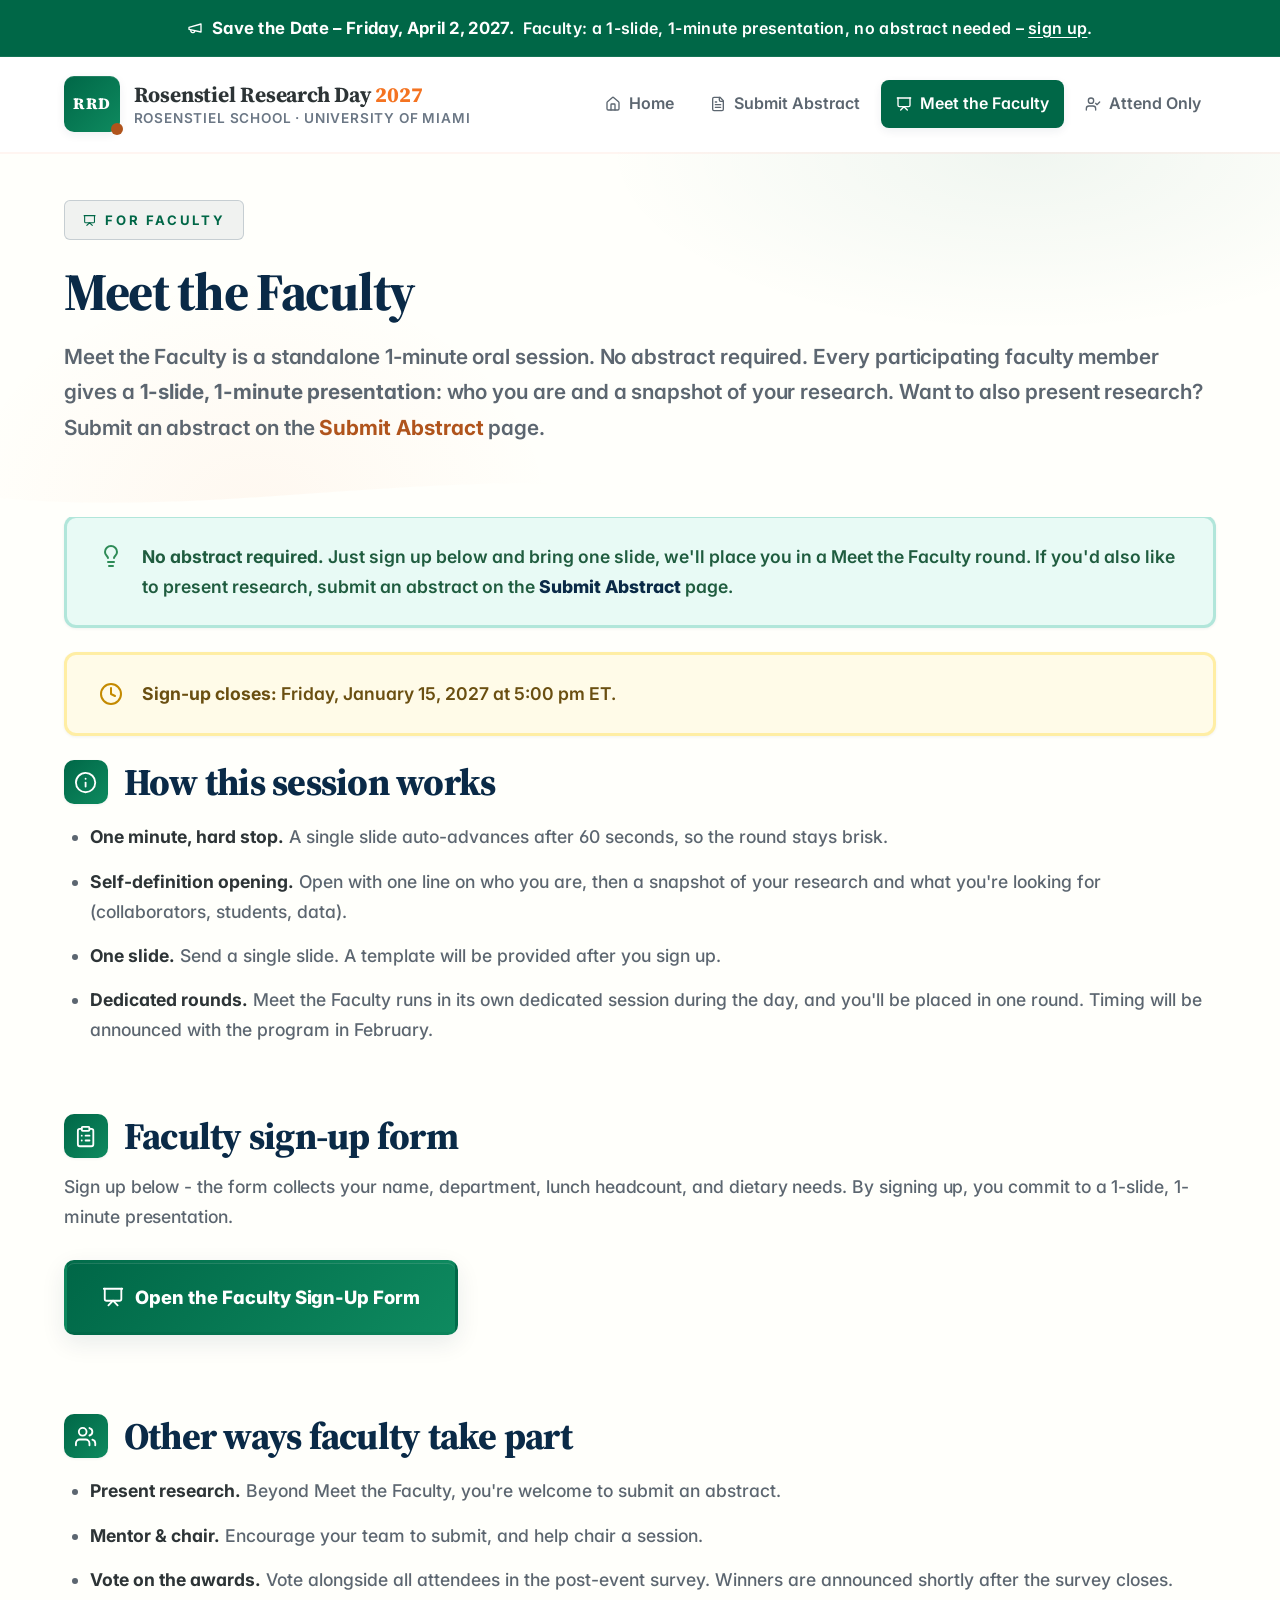
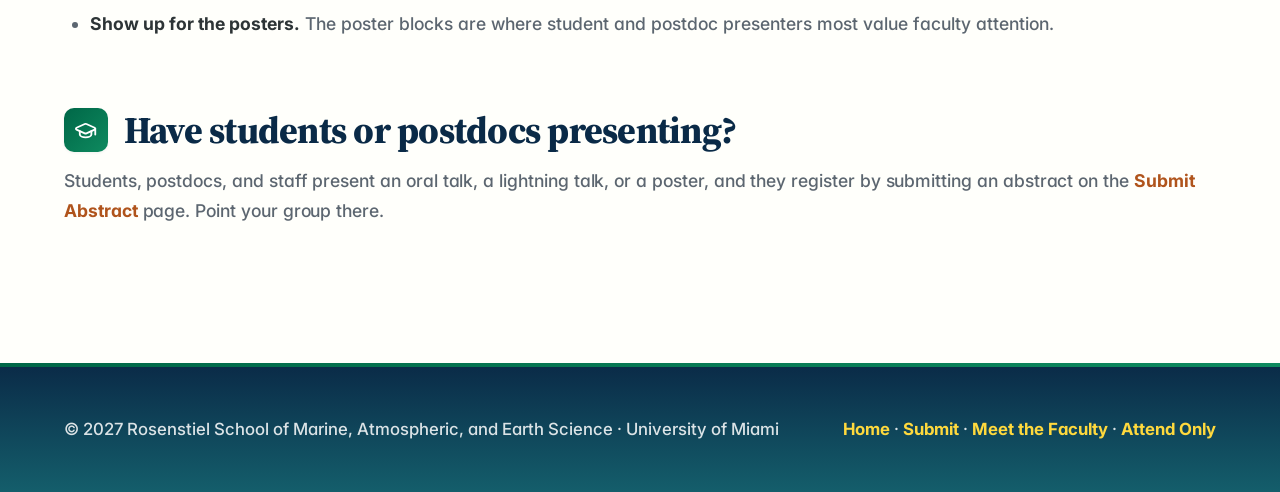
<file: faculty.html>
<!DOCTYPE html>
<!--
  PHASED RELEASE SWITCH — change data-phase below on each release date.
    1 = Save the Date (Oct 22, 2026)  · home page only; forms shown as "opens Nov 16"
    2 = Abstracts open (Nov 16, 2026) · Submit / Faculty / Attend Only go live
    3 = Program posted (Feb 15, 2027) · Program schedule goes live
  Change it in ALL FIVE html files, or the nav will disagree with itself.
-->
<html lang="en" data-phase="2">
<head>
  <meta charset="UTF-8" />
  <meta name="viewport" content="width=device-width, initial-scale=1" />
  <title>Meet the Faculty · Rosenstiel Research Day 2027</title>
  <meta name="description" content="Meet the Faculty, Rosenstiel faculty give a 1-slide, 1-minute presentation at Research Day 2027, no abstract required. Sign up here." />
  <meta name="theme-color" content="#0A2A47" />
  <link rel="preconnect" href="https://fonts.googleapis.com" />
  <link rel="preconnect" href="https://fonts.gstatic.com" crossorigin />
  <link rel="stylesheet" href="https://fonts.googleapis.com/css2?family=Source+Serif+4:ital,opsz,wght@0,8..60,400..800;1,8..60,400..700&family=Inter:wght@400..800&display=swap" />
  <link rel="stylesheet" href="styles.css" />
</head>
<body>

  <!-- Icon set: one stroked family, inlined. No icon CDN on this page. -->
  <svg class="icon-sprite" aria-hidden="true" focusable="false" width="0" height="0" style="position:absolute">
    <symbol id="i-bullhorn" viewBox="0 0 24 24"><path d="m3 11 18-5v12L3 14v-3z"/><path d="M11.6 16.8a3 3 0 1 1-5.8-1.6"/></symbol>
    <symbol id="i-calendar-alt" viewBox="0 0 24 24"><path d="M8 2v4"/><path d="M16 2v4"/><rect width="18" height="18" x="3" y="4" rx="2"/><path d="M3 10h18"/><path d="M8 14h.01"/><path d="M12 14h.01"/><path d="M16 14h.01"/><path d="M8 18h.01"/><path d="M12 18h.01"/><path d="M16 18h.01"/></symbol>
    <symbol id="i-chalkboard-user" viewBox="0 0 24 24"><path d="M2 3h20"/><path d="M21 3v11a2 2 0 0 1-2 2H5a2 2 0 0 1-2-2V3"/><path d="m7 21 5-5 5 5"/></symbol>
    <symbol id="i-circle-check" viewBox="0 0 24 24"><circle cx="12" cy="12" r="10"/><path d="m9 12 2 2 4-4"/></symbol>
    <symbol id="i-circle-info" viewBox="0 0 24 24"><circle cx="12" cy="12" r="10"/><path d="M12 16v-4"/><path d="M12 8h.01"/></symbol>
    <symbol id="i-clipboard-list" viewBox="0 0 24 24"><rect width="8" height="4" x="8" y="2" rx="1" ry="1"/><path d="M16 4h2a2 2 0 0 1 2 2v14a2 2 0 0 1-2 2H6a2 2 0 0 1-2-2V6a2 2 0 0 1 2-2h2"/><path d="M12 11h4"/><path d="M12 16h4"/><path d="M8 11h.01"/><path d="M8 16h.01"/></symbol>
    <symbol id="i-clock" viewBox="0 0 24 24"><circle cx="12" cy="12" r="10"/><polyline points="12 6 12 12 16 14"/></symbol>
    <symbol id="i-envelope" viewBox="0 0 24 24"><rect width="20" height="16" x="2" y="4" rx="2"/><path d="m22 7-8.97 5.7a1.94 1.94 0 0 1-2.06 0L2 7"/></symbol>
    <symbol id="i-file-alt" viewBox="0 0 24 24"><path d="M15 2H6a2 2 0 0 0-2 2v16a2 2 0 0 0 2 2h12a2 2 0 0 0 2-2V7Z"/><path d="M14 2v4a2 2 0 0 0 2 2h4"/><path d="M10 9H8"/><path d="M16 13H8"/><path d="M16 17H8"/></symbol>
    <symbol id="i-graduation-cap" viewBox="0 0 24 24"><path d="M21.42 10.922a1 1 0 0 0-.019-1.838L12.83 5.18a2 2 0 0 0-1.66 0L2.6 9.08a1 1 0 0 0 0 1.832l8.57 3.908a2 2 0 0 0 1.66 0z"/><path d="M22 10v6"/><path d="M6 12.5V16a6 3 0 0 0 12 0v-3.5"/></symbol>
    <symbol id="i-home" viewBox="0 0 24 24"><path d="M15 21v-8a1 1 0 0 0-1-1h-4a1 1 0 0 0-1 1v8"/><path d="M3 10a2 2 0 0 1 .709-1.528l7-5.999a2 2 0 0 1 2.582 0l7 5.999A2 2 0 0 1 21 10v9a2 2 0 0 1-2 2H5a2 2 0 0 1-2-2z"/></symbol>
    <symbol id="i-hourglass-half" viewBox="0 0 24 24"><path d="M5 22h14"/><path d="M5 2h14"/><path d="M17 22v-4.172a2 2 0 0 0-.586-1.414L12 12l-4.414 4.414A2 2 0 0 0 7 17.828V22"/><path d="M7 2v4.172a2 2 0 0 0 .586 1.414L12 12l4.414-4.414A2 2 0 0 0 17 6.172V2"/></symbol>
    <symbol id="i-lightbulb" viewBox="0 0 24 24"><path d="M15 14c.2-1 .7-1.7 1.5-2.5 1-.9 1.5-2.2 1.5-3.5A6 6 0 0 0 6 8c0 1 .2 2.2 1.5 3.5.7.7 1.3 1.5 1.5 2.5"/><path d="M9 18h6"/><path d="M10 22h4"/></symbol>
    <symbol id="i-user-check" viewBox="0 0 24 24"><path d="M16 21v-2a4 4 0 0 0-4-4H6a4 4 0 0 0-4 4v2"/><circle cx="9" cy="7" r="4"/><polyline points="16 11 18 13 22 9"/></symbol>
    <symbol id="i-users" viewBox="0 0 24 24"><path d="M16 21v-2a4 4 0 0 0-4-4H6a4 4 0 0 0-4 4v2"/><circle cx="9" cy="7" r="4"/><path d="M22 21v-2a4 4 0 0 0-3-3.87"/><path d="M16 3.13a4 4 0 0 1 0 7.75"/></symbol>
  </svg>


  <div class="topbar until-p2">
    <svg class="ico" aria-hidden="true"><use href="#i-bullhorn"/></svg> &nbsp;<strong>Save the Date – Friday, April 2, 2027.</strong>
    &nbsp;Faculty: a 1-slide, 1-minute presentation, no abstract needed. Sign-up opens Mon, Nov 16, 2026.
  </div>
  <div class="topbar when-p2">
    <svg class="ico" aria-hidden="true"><use href="#i-bullhorn"/></svg> &nbsp;<strong>Save the Date – Friday, April 2, 2027.</strong>
    &nbsp;Faculty: a 1-slide, 1-minute presentation, no abstract needed –
    <a href="faculty.html">sign up</a>.
  </div>

  <header class="site-header">
    <div class="container header-inner">
      <a class="brand" href="index.html">
        <span class="brand-mark">RRD</span>
        <span class="brand-text">
          Rosenstiel Research Day <span class="year">2027</span>
          <span class="school">Rosenstiel School · University of Miami</span>
        </span>
      </a>
      <nav class="site-nav" aria-label="Primary">
        <a href="index.html"><svg class="ico" aria-hidden="true"><use href="#i-home"/></svg> Home</a>
        <a href="program.html" class="p3-link"><svg class="ico" aria-hidden="true"><use href="#i-calendar-alt"/></svg> Program <span class="nav-chip until-p3">Feb 15</span></a>
        <a href="submit.html" class="p2-link"><svg class="ico" aria-hidden="true"><use href="#i-file-alt"/></svg> Submit Abstract <span class="nav-chip until-p2">Nov 16</span></a>
        <a href="faculty.html" class="active p2-link"><svg class="ico" aria-hidden="true"><use href="#i-chalkboard-user"/></svg> Meet the Faculty <span class="nav-chip until-p2">Nov 16</span></a>
        <a href="attend.html" class="p2-link"><svg class="ico" aria-hidden="true"><use href="#i-user-check"/></svg> Attend Only <span class="nav-chip until-p2">Nov 16</span></a>
      </nav>
    </div>
  </header>

  <main>
    <section class="page-header">
      <div class="container">
        <p class="eyebrow"><svg class="ico" aria-hidden="true"><use href="#i-chalkboard-user"/></svg> For Faculty</p>
        <h1>Meet the Faculty</h1>
        <p class="lede">
          Meet the Faculty is a standalone 1-minute oral session. No abstract required.
          Every participating faculty member gives a <strong>1-slide, 1-minute presentation</strong>:
          who you are and a snapshot of your research.
          Want to also present research? Submit an abstract on the
          <a href="submit.html">Submit Abstract</a> page.
        </p>
      </div>
      <div class="page-header-waves" aria-hidden="true">
        <svg viewBox="0 0 1440 80" preserveAspectRatio="none">
          <path class="wave-3" d="M0,60 C240,80 480,30 720,50 C960,70 1200,30 1440,55 L1440,80 L0,80 Z" />
        </svg>
      </div>
    </section>

    <section class="container section">

      <div class="coming-soon until-p2">
        <p class="coming-soon-kicker"><svg class="ico" aria-hidden="true"><use href="#i-hourglass-half"/></svg> Not open yet</p>
        <p class="coming-soon-date">Faculty sign-up opens Monday, November 16, 2026.</p>
        <p class="coming-soon-body">The Meet the Faculty sign-up form will appear here on that date. No abstract is needed for the 1-slide, 1-minute presentation &ndash; the section below explains how it works. Sign-up closes Friday, January 15, 2027 at 5:00 pm ET.</p>
      </div>
      <div class="callout callout-highlight">
        <svg class="ico" aria-hidden="true"><use href="#i-lightbulb"/></svg>
        <div><strong>No abstract required.</strong> Just sign up
        below and bring one slide, we'll place you in a Meet the Faculty
        round. If you'd also like to present research, submit an abstract on the
        <a href="submit.html">Submit Abstract</a> page.</div>
      </div>

      <div class="callout when-p2">
        <svg class="ico" aria-hidden="true"><use href="#i-clock"/></svg>
        <div><strong>Sign-up closes:</strong> Friday, January 15, 2027 at 5:00 pm ET.</div>
      </div>

      <h2><span class="section-icon"><svg class="ico" aria-hidden="true"><use href="#i-circle-info"/></svg></span> How this session works</h2>
      <ul class="bulleted">
        <li><strong>One minute, hard stop.</strong> A single slide auto-advances after 60 seconds, so the round stays brisk.</li>
        <li><strong>Self-definition opening.</strong> Open with one line on who you are, then a snapshot of your research and what you're looking for (collaborators, students, data).</li>
        <li><strong>One slide.</strong> Send a single slide. A template will be provided after you sign up.</li>
        <li><strong>Dedicated rounds.</strong> Meet the Faculty runs in its own dedicated session during the day, and you'll be placed in one round. Timing will be announced with the program in February.</li>
      </ul>
    </section>

    <section class="container section when-p2">
      <h2><span class="section-icon"><svg class="ico" aria-hidden="true"><use href="#i-clipboard-list"/></svg></span> Faculty sign-up form</h2>
      <p>
        Sign up below - the form collects your name, department, lunch headcount, and dietary needs. By signing up, you commit to a 1-slide, 1-minute presentation.
      </p>

      <p style="margin:1.75rem 0;">
        <a class="btn btn-primary" href="https://forms.gle/FKbgR8PNTzJMHvxn9" target="_blank" rel="noopener"><svg class="ico" aria-hidden="true"><use href="#i-chalkboard-user"/></svg> Open the Faculty Sign-Up Form</a>
      </p>

    </section>

    <section class="container section">
      <h2><span class="section-icon"><svg class="ico" aria-hidden="true"><use href="#i-users"/></svg></span> Other ways faculty take part</h2>
      <ul class="bulleted">
        <li><strong>Present research.</strong> Beyond Meet the Faculty, you're welcome to submit an abstract.</li>
        <li><strong>Mentor &amp; chair.</strong> Encourage your team to submit, and help chair a session.</li>
        <li class="when-p2"><strong>Vote on the awards.</strong> Vote alongside all attendees in the post-event survey. Winners are announced shortly after the survey closes.</li>
        <li><strong>Show up for the posters.</strong> The poster blocks are where student and postdoc presenters most value faculty attention.</li>
      </ul>
    </section>

    <section class="container section">
      <h2><span class="section-icon"><svg class="ico" aria-hidden="true"><use href="#i-graduation-cap"/></svg></span> Have students or postdocs presenting?</h2>
      <p>
        Students, postdocs, and staff present an oral talk, a lightning talk, or a poster, and they
        register by submitting an abstract on the
        <a href="submit.html">Submit Abstract</a> page. Point your group there.
      </p>
    </section>

  </main>

  <footer class="site-footer">
    <div class="accent-bar"></div>
    <div class="container footer-inner">
      <p>&copy; 2027 Rosenstiel School of Marine, Atmospheric, and Earth Science · University of Miami</p>
      <p><a href="index.html">Home</a><span class="when-p3"> · <a href="program.html">Program</a></span><span class="when-p2"> · <a href="submit.html">Submit</a> · <a href="faculty.html">Meet the Faculty</a> · <a href="attend.html">Attend Only</a></span></p>
    </div>
  </footer>
</body>
</html>
</file>
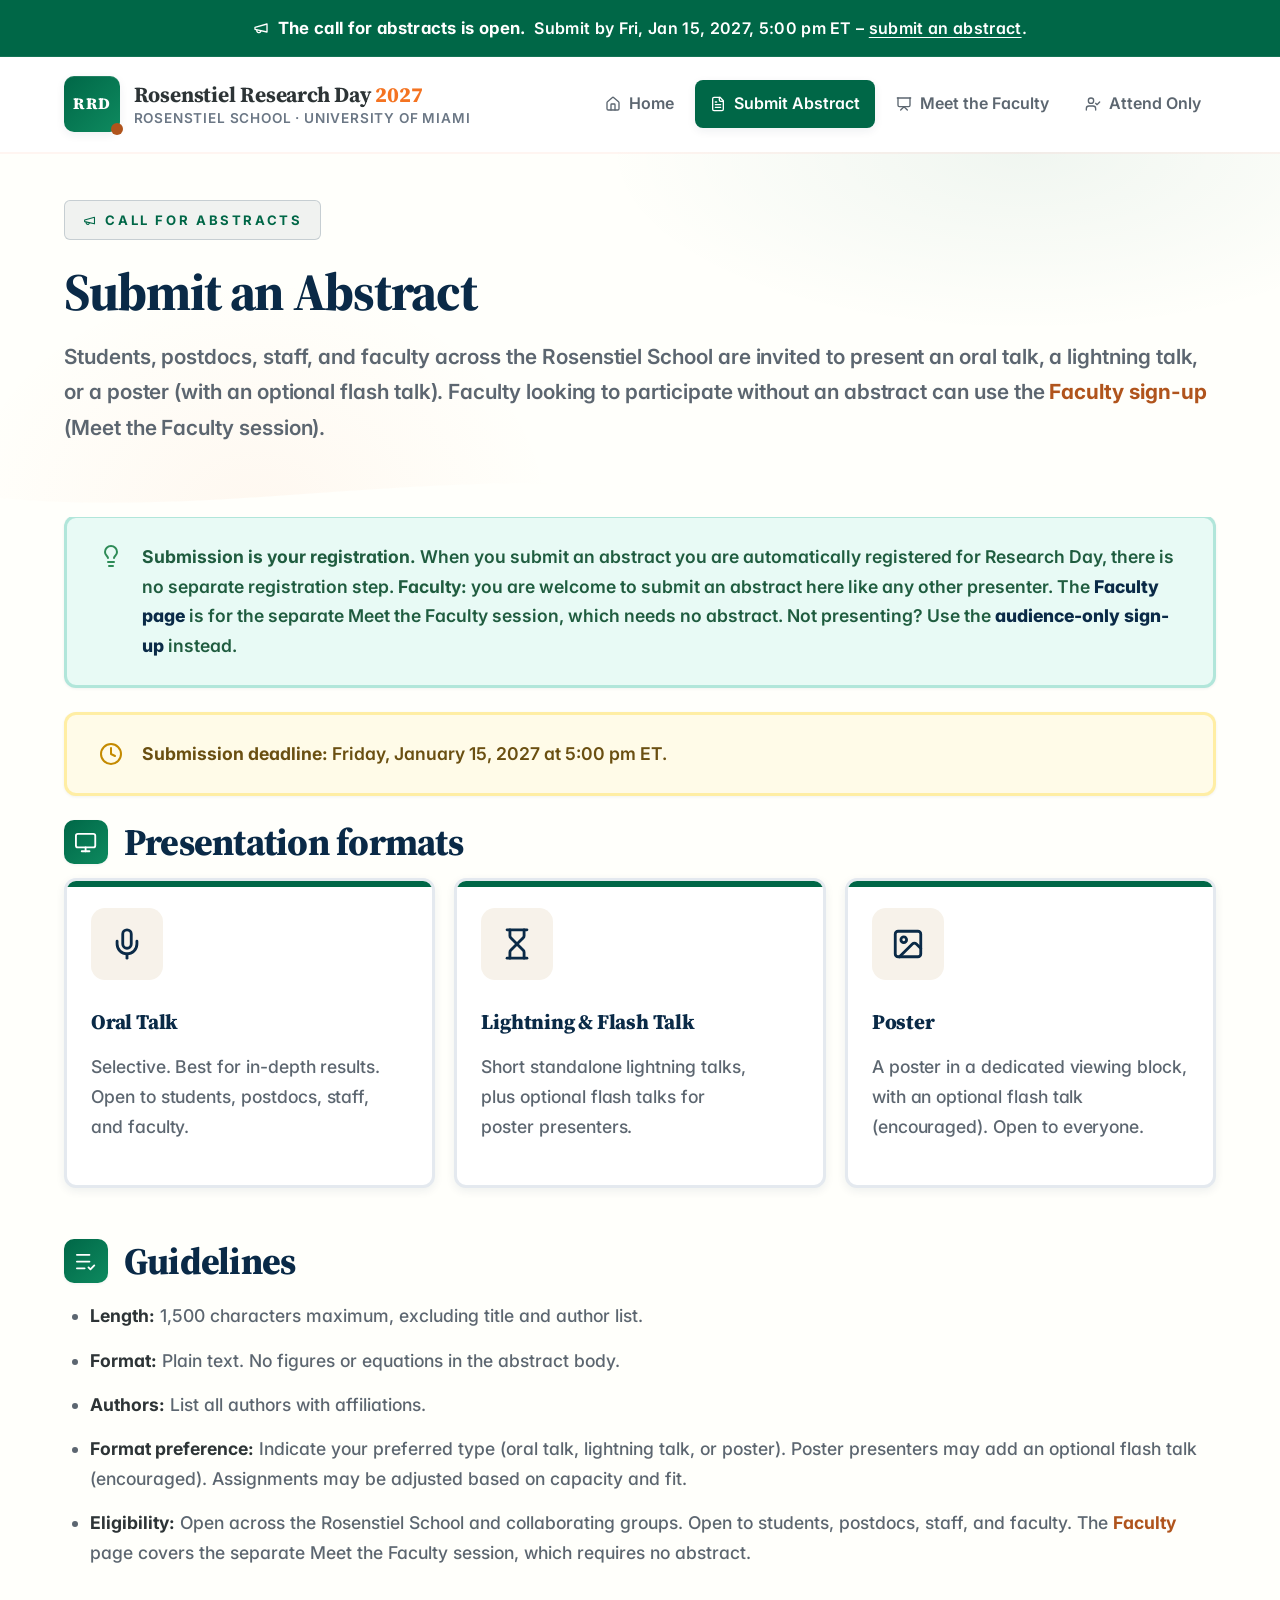
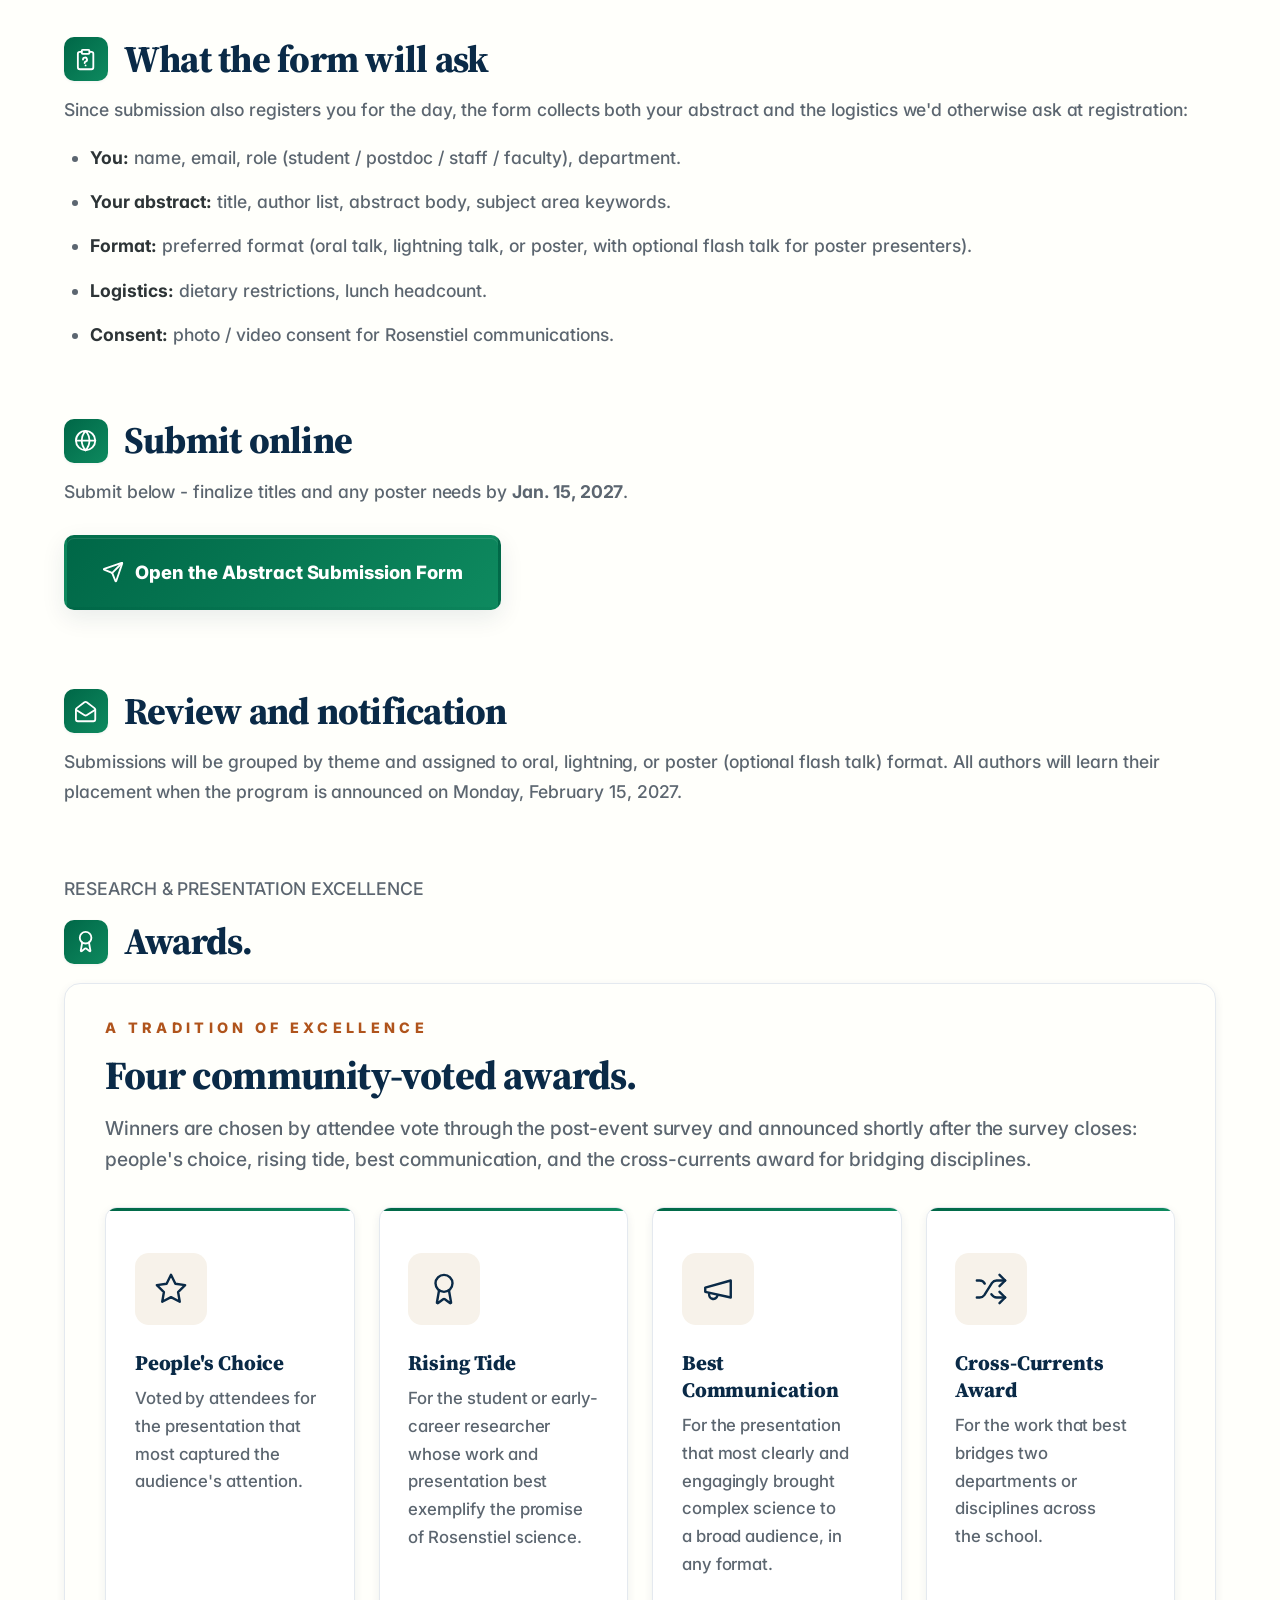
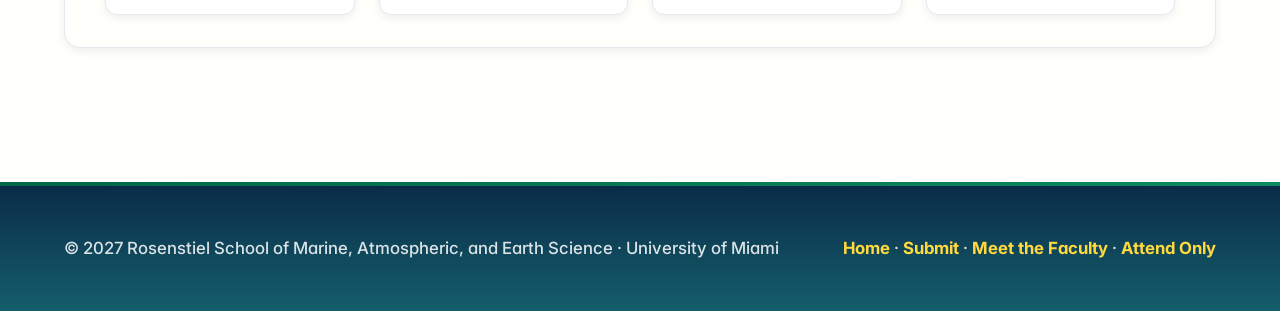
<file: submit.html>
<!DOCTYPE html>
<!--
  PHASED RELEASE SWITCH — change data-phase below on each release date.
    1 = Save the Date (Oct 22, 2026)  · home page only; forms shown as "opens Nov 16"
    2 = Abstracts open (Nov 16, 2026) · Submit / Faculty / Attend Only go live
    3 = Program posted (Feb 15, 2027) · Program schedule goes live
  Change it in ALL FIVE html files, or the nav will disagree with itself.
-->
<html lang="en" data-phase="2">
<head>
  <meta charset="UTF-8" />
  <meta name="viewport" content="width=device-width, initial-scale=1" />
  <title>Submit Abstract · Rosenstiel Research Day 2027</title>
  <meta name="description" content="Submit an abstract for Rosenstiel Research Day 2027: oral talk, lightning talk, or poster with optional flash talk." />
  <meta name="theme-color" content="#0A2A47" />
  <link rel="preconnect" href="https://fonts.googleapis.com" />
  <link rel="preconnect" href="https://fonts.gstatic.com" crossorigin />
  <link rel="stylesheet" href="https://fonts.googleapis.com/css2?family=Source+Serif+4:ital,opsz,wght@0,8..60,400..800;1,8..60,400..700&family=Inter:wght@400..800&display=swap" />
  <link rel="stylesheet" href="styles.css" />
</head>
<body>

  <!-- Icon set: one stroked family, inlined. No icon CDN on this page. -->
  <svg class="icon-sprite" aria-hidden="true" focusable="false" width="0" height="0" style="position:absolute">
    <symbol id="i-award" viewBox="0 0 24 24"><path d="m15.477 12.89 1.515 8.526a.5.5 0 0 1-.81.47l-3.58-2.687a1 1 0 0 0-1.197 0l-3.586 2.686a.5.5 0 0 1-.81-.469l1.514-8.526"/><circle cx="12" cy="8" r="6"/></symbol>
    <symbol id="i-bullhorn" viewBox="0 0 24 24"><path d="m3 11 18-5v12L3 14v-3z"/><path d="M11.6 16.8a3 3 0 1 1-5.8-1.6"/></symbol>
    <symbol id="i-calendar-alt" viewBox="0 0 24 24"><path d="M8 2v4"/><path d="M16 2v4"/><rect width="18" height="18" x="3" y="4" rx="2"/><path d="M3 10h18"/><path d="M8 14h.01"/><path d="M12 14h.01"/><path d="M16 14h.01"/><path d="M8 18h.01"/><path d="M12 18h.01"/><path d="M16 18h.01"/></symbol>
    <symbol id="i-chalkboard-user" viewBox="0 0 24 24"><path d="M2 3h20"/><path d="M21 3v11a2 2 0 0 1-2 2H5a2 2 0 0 1-2-2V3"/><path d="m7 21 5-5 5 5"/></symbol>
    <symbol id="i-clipboard-question" viewBox="0 0 24 24"><rect width="8" height="4" x="8" y="2" rx="1" ry="1"/><path d="M16 4h2a2 2 0 0 1 2 2v14a2 2 0 0 1-2 2H6a2 2 0 0 1-2-2V6a2 2 0 0 1 2-2h2"/><path d="M9.3 12a2.1 2.1 0 1 1 2.7 2c-.6.2-1 .8-1 1.5"/><path d="M12 18h.01"/></symbol>
    <symbol id="i-clock" viewBox="0 0 24 24"><circle cx="12" cy="12" r="10"/><polyline points="12 6 12 12 16 14"/></symbol>
    <symbol id="i-desktop" viewBox="0 0 24 24"><rect width="20" height="14" x="2" y="3" rx="2"/><line x1="8" x2="16" y1="21" y2="21"/><line x1="12" x2="12" y1="17" y2="21"/></symbol>
    <symbol id="i-envelope" viewBox="0 0 24 24"><rect width="20" height="16" x="2" y="4" rx="2"/><path d="m22 7-8.97 5.7a1.94 1.94 0 0 1-2.06 0L2 7"/></symbol>
    <symbol id="i-envelope-open-text" viewBox="0 0 24 24"><path d="M21.2 8.4c.5.38.8.97.8 1.6v10a2 2 0 0 1-2 2H4a2 2 0 0 1-2-2V10a2 2 0 0 1 .8-1.6l8-6a2 2 0 0 1 2.4 0z"/><path d="m22 10-8.97 5.7a1.94 1.94 0 0 1-2.06 0L2 10"/></symbol>
    <symbol id="i-file-alt" viewBox="0 0 24 24"><path d="M15 2H6a2 2 0 0 0-2 2v16a2 2 0 0 0 2 2h12a2 2 0 0 0 2-2V7Z"/><path d="M14 2v4a2 2 0 0 0 2 2h4"/><path d="M10 9H8"/><path d="M16 13H8"/><path d="M16 17H8"/></symbol>
    <symbol id="i-globe" viewBox="0 0 24 24"><circle cx="12" cy="12" r="10"/><path d="M12 2a14.5 14.5 0 0 0 0 20 14.5 14.5 0 0 0 0-20"/><path d="M2 12h20"/></symbol>
    <symbol id="i-home" viewBox="0 0 24 24"><path d="M15 21v-8a1 1 0 0 0-1-1h-4a1 1 0 0 0-1 1v8"/><path d="M3 10a2 2 0 0 1 .709-1.528l7-5.999a2 2 0 0 1 2.582 0l7 5.999A2 2 0 0 1 21 10v9a2 2 0 0 1-2 2H5a2 2 0 0 1-2-2z"/></symbol>
    <symbol id="i-hourglass-half" viewBox="0 0 24 24"><path d="M5 22h14"/><path d="M5 2h14"/><path d="M17 22v-4.172a2 2 0 0 0-.586-1.414L12 12l-4.414 4.414A2 2 0 0 0 7 17.828V22"/><path d="M7 2v4.172a2 2 0 0 0 .586 1.414L12 12l4.414-4.414A2 2 0 0 0 17 6.172V2"/></symbol>
    <symbol id="i-image" viewBox="0 0 24 24"><rect width="18" height="18" x="3" y="3" rx="2" ry="2"/><circle cx="9" cy="9" r="2"/><path d="m21 15-3.086-3.086a2 2 0 0 0-2.828 0L6 21"/></symbol>
    <symbol id="i-lightbulb" viewBox="0 0 24 24"><path d="M15 14c.2-1 .7-1.7 1.5-2.5 1-.9 1.5-2.2 1.5-3.5A6 6 0 0 0 6 8c0 1 .2 2.2 1.5 3.5.7.7 1.3 1.5 1.5 2.5"/><path d="M9 18h6"/><path d="M10 22h4"/></symbol>
    <symbol id="i-list-check" viewBox="0 0 24 24"><path d="M16 5H3"/><path d="M16 12H3"/><path d="M11 19H3"/><path d="m15 18 2 2 4-4"/></symbol>
    <symbol id="i-microphone" viewBox="0 0 24 24"><path d="M12 2a3 3 0 0 0-3 3v7a3 3 0 0 0 6 0V5a3 3 0 0 0-3-3Z"/><path d="M19 10v2a7 7 0 0 1-14 0v-2"/><line x1="12" x2="12" y1="19" y2="22"/></symbol>
    <symbol id="i-paper-plane" viewBox="0 0 24 24"><path d="M14.536 21.686a.5.5 0 0 0 .937-.024l6.5-19a.496.496 0 0 0-.635-.635l-19 6.5a.5.5 0 0 0-.024.937l7.93 3.18a2 2 0 0 1 1.112 1.11z"/><path d="m21.854 2.147-10.94 10.939"/></symbol>
    <symbol id="i-shuffle" viewBox="0 0 24 24"><path d="m18 14 4 4-4 4"/><path d="m18 2 4 4-4 4"/><path d="M2 18h1.973a4 4 0 0 0 3.3-1.7l5.454-8.6a4 4 0 0 1 3.3-1.7H22"/><path d="M2 6h1.972a4 4 0 0 1 3.6 2.2"/><path d="M22 18h-6.041a4 4 0 0 1-3.3-1.8l-.359-.45"/></symbol>
    <symbol id="i-star" viewBox="0 0 24 24"><polygon points="12 2 15.09 8.26 22 9.27 17 14.14 18.18 21.02 12 17.77 5.82 21.02 7 14.14 2 9.27 8.91 8.26 12 2"/></symbol>
    <symbol id="i-user-check" viewBox="0 0 24 24"><path d="M16 21v-2a4 4 0 0 0-4-4H6a4 4 0 0 0-4 4v2"/><circle cx="9" cy="7" r="4"/><polyline points="16 11 18 13 22 9"/></symbol>
  </svg>


  <div class="topbar until-p2">
    <svg class="ico" aria-hidden="true"><use href="#i-bullhorn"/></svg> &nbsp;<strong>Save the Date – Friday, April 2, 2027.</strong>
    &nbsp;Call for abstracts opens Mon, Nov 16, 2026.
  </div>
  <div class="topbar when-p2 until-p3">
    <svg class="ico" aria-hidden="true"><use href="#i-bullhorn"/></svg> &nbsp;<strong>The call for abstracts is open.</strong>
    &nbsp;Submit by Fri, Jan 15, 2027, 5:00 pm ET –
    <a href="submit.html">submit an abstract</a>.
  </div>
  <div class="topbar when-p3">
    <svg class="ico" aria-hidden="true"><use href="#i-bullhorn"/></svg> &nbsp;<strong>Rosenstiel Research Day – Friday, April 2, 2027.</strong>
    &nbsp;The full program is now available –
    <a href="program.html">see the schedule</a>.
  </div>

  <header class="site-header">
    <div class="container header-inner">
      <a class="brand" href="index.html">
        <span class="brand-mark">RRD</span>
        <span class="brand-text">
          Rosenstiel Research Day <span class="year">2027</span>
          <span class="school">Rosenstiel School · University of Miami</span>
        </span>
      </a>
      <nav class="site-nav" aria-label="Primary">
        <a href="index.html"><svg class="ico" aria-hidden="true"><use href="#i-home"/></svg> Home</a>
        <a href="program.html" class="p3-link"><svg class="ico" aria-hidden="true"><use href="#i-calendar-alt"/></svg> Program <span class="nav-chip until-p3">Feb 15</span></a>
        <a href="submit.html" class="active p2-link"><svg class="ico" aria-hidden="true"><use href="#i-file-alt"/></svg> Submit Abstract <span class="nav-chip until-p2">Nov 16</span></a>
        <a href="faculty.html" class="p2-link"><svg class="ico" aria-hidden="true"><use href="#i-chalkboard-user"/></svg> Meet the Faculty <span class="nav-chip until-p2">Nov 16</span></a>
        <a href="attend.html" class="p2-link"><svg class="ico" aria-hidden="true"><use href="#i-user-check"/></svg> Attend Only <span class="nav-chip until-p2">Nov 16</span></a>
      </nav>
    </div>
  </header>

  <main>
    <section class="page-header">
      <div class="container">
        <p class="eyebrow"><svg class="ico" aria-hidden="true"><use href="#i-bullhorn"/></svg> Call for Abstracts</p>
        <h1>Submit an Abstract</h1>
        <p class="lede">
          Students, postdocs, staff, and faculty across the Rosenstiel School
          are invited to present an oral talk, a lightning talk, or a poster (with an optional flash talk).
          Faculty looking to participate without an abstract can use the <a href="faculty.html">Faculty sign-up</a> (Meet the Faculty session).
        </p>
      </div>
      <div class="page-header-waves" aria-hidden="true">
        <svg viewBox="0 0 1440 80" preserveAspectRatio="none">
          <path class="wave-3" d="M0,60 C240,80 480,30 720,50 C960,70 1200,30 1440,55 L1440,80 L0,80 Z" />
        </svg>
      </div>
    </section>

    <section class="container section">

      <div class="coming-soon until-p2">
        <p class="coming-soon-kicker"><svg class="ico" aria-hidden="true"><use href="#i-hourglass-half"/></svg> Not open yet</p>
        <p class="coming-soon-date">Abstract submission opens Monday, November 16, 2026.</p>
        <p class="coming-soon-body">The form will open here on that date, and submitting is all it takes to register &ndash; there is no separate registration step. In the meantime, the formats below are what you will be choosing between. The deadline will be Friday, January 15, 2027 at 5:00 pm ET.</p>
      </div>
      <div class="callout callout-highlight when-p2">
        <svg class="ico" aria-hidden="true"><use href="#i-lightbulb"/></svg>
        <div><strong>Submission is your registration.</strong> When you submit an
        abstract you are automatically registered for Research Day,
        there is no separate registration step. <strong>Faculty:</strong> you are welcome to submit an abstract here like any other presenter. The <a href="faculty.html">Faculty page</a> is for the separate Meet the Faculty session, which needs no abstract. Not presenting?
        Use the <a href="attend.html">audience-only sign-up</a> instead.</div>
      </div>

      <div class="callout when-p2">
        <svg class="ico" aria-hidden="true"><use href="#i-clock"/></svg>
        <div><strong>Submission deadline:</strong> Friday, January 15, 2027 at 5:00 pm ET.</div>
      </div>

      <h2><span class="section-icon"><svg class="ico" aria-hidden="true"><use href="#i-desktop"/></svg></span> Presentation formats</h2>
      <div class="cards">
        <div class="card card-oral">
          <div class="card-icon"><svg class="ico" aria-hidden="true"><use href="#i-microphone"/></svg></div>
          <h3>Oral Talk</h3>
          <p>Selective. Best for in-depth results. Open to students, postdocs, staff, and faculty.</p>
        </div>
        <div class="card card-lightning">
          <div class="card-icon"><svg class="ico" aria-hidden="true"><use href="#i-hourglass-half"/></svg></div>
          <h3>Lightning &amp; Flash Talk</h3>
          <p>Short standalone lightning talks, plus optional flash talks for poster presenters.</p>
        </div>
        <div class="card card-poster">
          <div class="card-icon"><svg class="ico" aria-hidden="true"><use href="#i-image"/></svg></div>
          <h3>Poster</h3>
          <p>A poster in a dedicated viewing block, with an optional flash talk (encouraged). Open to everyone.</p>
        </div>
      </div>
    </section>

    <section class="container section when-p2">
      <h2><span class="section-icon"><svg class="ico" aria-hidden="true"><use href="#i-list-check"/></svg></span> Guidelines</h2>
      <ul class="bulleted">
        <li><strong>Length:</strong> 1,500 characters maximum, excluding title and author list.</li>
        <li><strong>Format:</strong> Plain text. No figures or equations in the abstract body.</li>
        <li><strong>Authors:</strong> List all authors with affiliations.</li>
        <li><strong>Format preference:</strong> Indicate your preferred type (oral talk, lightning talk, or poster). Poster presenters may add an optional flash talk (encouraged). Assignments may be adjusted based on capacity and fit.</li>
        <li><strong>Eligibility:</strong> Open across the Rosenstiel School and collaborating groups. Open to students, postdocs, staff, and faculty. The <a href="faculty.html">Faculty</a> page covers the separate Meet the Faculty session, which requires no abstract.</li>
      </ul>
    </section>

    <section class="container section when-p2">
      <h2><span class="section-icon"><svg class="ico" aria-hidden="true"><use href="#i-clipboard-question"/></svg></span> What the form will ask</h2>
      <p>
        Since submission also registers you for the day, the form collects
        both your abstract and the logistics we'd otherwise ask at registration:
      </p>
      <ul class="bulleted">
        <li><strong>You:</strong> name, email, role (student / postdoc / staff / faculty), department.</li>
        <li><strong>Your abstract:</strong> title, author list, abstract body, subject area keywords.</li>
        <li><strong>Format:</strong> preferred format (oral talk, lightning talk, or poster, with optional flash talk for poster presenters).</li>
        <li><strong>Logistics:</strong> dietary restrictions, lunch headcount.</li>
        <li><strong>Consent:</strong> photo / video consent for Rosenstiel communications.</li>
      </ul>
    </section>

    <section class="container section when-p2">
      <h2><span class="section-icon"><svg class="ico" aria-hidden="true"><use href="#i-globe"/></svg></span> Submit online</h2>
      <p>
        Submit below - finalize titles and any poster needs by <strong>Jan. 15, 2027</strong>.
      </p>

      <p style="margin:1.75rem 0;">
        <a class="btn btn-primary" href="https://forms.gle/nF71vWAevm3XtvXD6" target="_blank" rel="noopener"><svg class="ico" aria-hidden="true"><use href="#i-paper-plane"/></svg> Open the Abstract Submission Form</a>
      </p>
    </section>

    <section class="container section when-p2">
      <h2><span class="section-icon"><svg class="ico" aria-hidden="true"><use href="#i-envelope-open-text"/></svg></span> Review and notification</h2>
      <p>
        Submissions will be grouped by theme and assigned to oral, lightning, or
        poster (optional flash talk) format. All authors will learn their placement when the program
        is announced on Monday, February 15, 2027.
      </p>
    </section>

    <!-- AWARDS — announced when abstract submission opens (phase 2) -->
    <section class="container section when-p2">
      <p class="section-kicker">Research &amp; Presentation Excellence</p>
      <h2><span class="section-icon"><svg class="ico" aria-hidden="true"><use href="#i-award"/></svg></span> Awards.</h2>

      <div class="awards-wall">
        <div class="awards-wall-header">
          <p class="awards-wall-kicker">A Tradition of Excellence</p>
          <h3 class="awards-wall-title">Four community-voted awards.</h3>
          <p class="awards-wall-sub">
            Winners are chosen by attendee vote through the post-event survey and
            announced shortly after the survey closes: people's choice, rising tide, best communication, and the cross-currents award for bridging disciplines.
          </p>
        </div>
        <div class="awards-grid">
          <div class="award-card">
            <div class="award-icon"><svg class="ico" aria-hidden="true"><use href="#i-star"/></svg></div>
            <h4 class="award-name">People's Choice</h4>
            <p class="award-desc">Voted by attendees for the presentation that most captured the audience's attention.</p>
          </div>
          <div class="award-card">
            <div class="award-icon"><svg class="ico" aria-hidden="true"><use href="#i-award"/></svg></div>
            <h4 class="award-name">Rising Tide</h4>
            <p class="award-desc">For the student or early-career researcher whose work and presentation best exemplify the promise of Rosenstiel science.</p>
          </div>
          <div class="award-card">
            <div class="award-icon"><svg class="ico" aria-hidden="true"><use href="#i-bullhorn"/></svg></div>
            <h4 class="award-name">Best Communication</h4>
            <p class="award-desc">For the presentation that most clearly and engagingly brought complex science to a broad audience, in any format.</p>
          </div>
          <div class="award-card">
            <div class="award-icon"><svg class="ico" aria-hidden="true"><use href="#i-shuffle"/></svg></div>
            <h4 class="award-name">Cross-Currents Award</h4>
            <p class="award-desc">For the work that best bridges two departments or disciplines across the school.</p>
          </div>
        </div>
      </div>
    </section>

  </main>

  <footer class="site-footer">
    <div class="accent-bar"></div>
    <div class="container footer-inner">
      <p>&copy; 2027 Rosenstiel School of Marine, Atmospheric, and Earth Science · University of Miami</p>
      <p><a href="index.html">Home</a><span class="when-p3"> · <a href="program.html">Program</a></span><span class="when-p2"> · <a href="submit.html">Submit</a> · <a href="faculty.html">Meet the Faculty</a> · <a href="attend.html">Attend Only</a></span></p>
    </div>
  </footer>
</body>
</html>
</file>
<file: styles.css>
/* =========================================================
   Rosenstiel Research Day 2027 — WARM LIGHT COLORFUL stylesheet
   Very light, warm, colorful palette with big fonts and icons
   for eye-catching yet professional academic webpages.
   ========================================================= */

/* Fonts are loaded by a <link> in the <head> of each page rather than by an
   @import here: an @import is only discovered after this file has downloaded,
   which delays the text. The link also requests the italic cut of Source
   Serif 4, which the old @import did not — the tagline and the Dean's quote
   were being slanted by the browser instead of set in a true italic. */

:root {
  --coral:          #F47321;
  --coral-light:    #FDEEE3;
  --sky:            #87CEEB;
  --sky-light:      #E8F4FC;
  --sun:            #FFD93D;
  --sun-light:      #FFFBE8;
  --lavender:       #C8A8E9;
  --lavender-light: #F5EEFC;
  --mint:           #7DD3C0;
  --mint-light:     #E8FAF5;
  --peach:          #FFB896;
  --peach-light:    #FFF2EB;
  --rose:           #FF9AA2;
  --rose-light:     #FFF0F2;
  --lemon:          #FFF59D;
  --lemon-light:    #FFFDE8;

  --warm-coral:     var(--coral);
  --warm-sky:       var(--sky);
  --warm-sun:       var(--sun);
  --warm-lavender:  var(--lavender);
  --warm-mint:      var(--mint);
  --warm-peach:     var(--peach);

  --reef:           var(--mint);
  --shoal:          var(--sky);
  --mid:            var(--lavender);
  --kelp:           var(--coral);
  --lightning:      var(--sun);

  --deep-navy:      #0A2A47;
  --deep-teal:      #145E6B;
  --deep-coral:     #B0541C;
  --deep-gold:      #B5860F;
  --deep-purple:    #6C4A86;
  --deep-green:     #1F8A53;

  /* Serious structural anchors (used for header, primary buttons, accents) */
  --brand:          #006747;
  --brand-2:        #0E8A5F;
  --brand-grad:     linear-gradient(135deg, #006747 0%, #0E8A5F 100%);

  --bg:             #FFFFFB;
  --bg-warm:        #FFFFFB;
  --surface-white:  #FFFFFF;
  --ink:            #2D3436;
  --ink-soft:       #5C6670;
  --muted:          #6B7785;
  --line:           #E4E9EF;
  --line-warm:      #E4E9EF;

  --font-display: "Source Serif 4", "Source Serif Pro", "Iowan Old Style", "Palatino Linotype", Palatino, Georgia, serif;
  --font-sans:    "Inter", -apple-system, BlinkMacSystemFont, "Segoe UI", Roboto, "Helvetica Neue", Arial, sans-serif;

  --radius-lg: 16px;
  --radius:    12px;
  --radius-sm: 10px;
  --container-w: 1200px;

  --shadow-xs: 0 1px 3px rgba(10, 42, 71, 0.06);
  --shadow-sm: 0 3px 10px rgba(10, 42, 71, 0.07);
  --shadow-md: 0 8px 24px rgba(10, 42, 71, 0.09);
  --shadow-lg: 0 16px 40px rgba(10, 42, 71, 0.11);
  --shadow-xl: 0 24px 56px rgba(10, 42, 71, 0.13);
}

* { box-sizing: border-box; }
html { -webkit-text-size-adjust: 100%; scroll-behavior: smooth; }

body {
  margin: 0;
  font-family: var(--font-sans);
  font-size: 18px;
  line-height: 1.7;
  color: var(--ink);
  background: var(--bg);
  -webkit-font-smoothing: antialiased;
  font-feature-settings: "ss01", "cv11";
}

.container { max-width: var(--container-w); margin: 0 auto; padding: 0 1.5rem; }
img, svg { max-width: 100%; display: block; }

.topbar {
  background: var(--brand);
  color: #fff;
  font-size: 1rem;
  letter-spacing: 0.02em;
  text-align: center;
  padding: 0.85rem 1.2rem;
  position: relative;
  overflow: hidden;
  font-weight: 600;
  border-bottom: 1px solid rgba(255,255,255,0.08);
}
.topbar strong { color: #fff; font-weight: 700; font-size: 1.05rem; }
.topbar a { color: #fff; text-decoration: underline; text-underline-offset: 3px; font-weight: 600; }
.topbar a:hover { color: var(--sun); }

.site-header {
  background: rgba(255, 255, 255, 0.95);
  backdrop-filter: saturate(180%) blur(14px);
  -webkit-backdrop-filter: saturate(180%) blur(14px);
  box-shadow: 0 2px 0 rgba(255, 127, 127, 0.08);
  position: sticky;
  top: 0;
  z-index: 50;
}
.header-inner {
  display: flex;
  align-items: center;
  justify-content: space-between;
  gap: 1.25rem;
  padding-top: 1.2rem;
  padding-bottom: 1.2rem;
  flex-wrap: nowrap;
}
.brand {
  display: inline-flex;
  align-items: center;
  gap: 0.85rem;
  text-decoration: none;
  color: var(--ink);
  min-width: 0;
}
.brand-mark {
  display: inline-grid;
  place-items: center;
  width: 56px;
  height: 56px;
  background: var(--brand-grad);
  color: #fff;
  font-family: var(--font-display);
  font-weight: 800;
  font-size: 1rem;
  letter-spacing: 0.03em;
  border-radius: 10px;
  position: relative;
  box-shadow: var(--shadow-sm), inset 0 1px 0 rgba(255,255,255,0.12);
}
.brand-mark::after {
  content: "";
  position: absolute;
  inset: auto -3px -3px auto;
  width: 12px;
  height: 12px;
  background: var(--deep-coral);
  border-radius: 50%;
}
.brand-text {
  font-family: var(--font-display);
  font-size: 1.35rem;
  font-weight: 700;
  letter-spacing: -0.01em;
  line-height: 1.2;
}
.brand-text .school {
  display: block;
  font-family: var(--font-sans);
  font-weight: 600;
  font-size: 0.85rem;
  color: var(--muted);
  letter-spacing: 0.06em;
  text-transform: uppercase;
  margin-top: 2px;
}
.brand-text .year { color: var(--coral); font-weight: 800; }

.site-nav {
  display: flex;
  gap: 0.35rem;
  flex-wrap: nowrap;
  flex-shrink: 0;
}
.site-nav a {
  color: var(--ink-soft);
  text-decoration: none;
  font-size: 1rem;
  font-weight: 600;
  padding: 0.62rem 0.95rem;
  border-radius: 8px;
  transition: all 150ms ease;
  display: inline-flex;
  align-items: center;
  gap: 0.5rem;
  white-space: nowrap;
}
.site-nav a:hover {
  color: var(--brand);
  background: rgba(10, 42, 71, 0.06);
}
.site-nav a.active {
  color: #fff;
  background: var(--brand);
  box-shadow: var(--shadow-sm);
}
.site-nav a.active i { color: #fff; }

.hero {
  position: relative;
  background: var(--bg-warm);
  color: var(--ink);
  overflow: hidden;
  isolation: isolate;
}
.hero::before,
.hero::after { display: none; }
@keyframes drift {
  from { transform: translate(0,0) scale(1); }
  to   { transform: translate(-60px, 40px) scale(1.08); }
}
.hero-inner {
  position: relative;
  z-index: 2;
  padding-top: 4.5rem;
  padding-bottom: 6rem;
  text-align: center;
  max-width: 1140px;
  margin-left: auto;
  margin-right: auto;
}
.hero-inner > .hero-meta,
.hero-inner > .cta-row,
.hero-inner > .countdown { justify-content: center; }
.hero-inner > .lede,
.hero-inner > .tagline,
.hero-inner > .cta-note { margin-left: auto; margin-right: auto; }
.hero-inner > .cta-note { text-align: left; }

.hero .eyebrow {
  display: inline-flex;
  align-items: center;
  gap: 0.6rem;
  text-transform: uppercase;
  letter-spacing: 0.22em;
  font-size: 0.85rem;
  font-weight: 700;
  color: var(--brand);
  background: rgba(10, 42, 71, 0.06);
  border: 1px solid rgba(10, 42, 71, 0.18);
  padding: 0.55rem 1.2rem;
  border-radius: 6px;
  margin: 0 0 2rem;
  backdrop-filter: blur(8px);
}
.hero h1 {
  font-family: var(--font-display);
  font-weight: 800;
  font-size: clamp(2.7rem, 6.2vw, 5rem);
  line-height: 1.0;
  letter-spacing: -0.03em;
  margin: 0 0 1.4rem;
  color: var(--deep-navy);
  text-wrap: balance;
}
.hero h1 .accent {
  background: linear-gradient(90deg, var(--brand) 0%, var(--brand-2) 100%);
  -webkit-background-clip: text;
  background-clip: text;
  -webkit-text-fill-color: transparent;
  color: transparent;
  font-style: italic;
  font-weight: 700;
}

.hero h1.hero-title {
  display: flex;
  flex-direction: column;
  align-items: center;
  gap: 0.2rem;
  margin: 0 0 2rem;
  line-height: 1;
}
.hero h1.hero-title .ht-school {
  font-family: var(--font-display);
  font-weight: 600;
  font-size: clamp(1rem, 1.6vw, 1.4rem);
  text-transform: uppercase;
  letter-spacing: 0.42em;
  color: var(--deep-navy);
  margin: 0 0 1.4rem;
  padding-left: 0.42em;
  opacity: 0.85;
  font-variation-settings: "opsz" 14;
}
.hero h1.hero-title .ht-headline {
  display: inline-flex;
  align-items: baseline;
  flex-wrap: wrap;
  gap: 0.22em;
  margin: 0.2rem 0 0;
  justify-content: center;
}
.hero h1.hero-title .ht-event {
  font-family: var(--font-display);
  font-weight: 800;
  font-style: normal;
  font-size: clamp(2.3rem, 5.5vw, 4.5rem);
  line-height: 1.05;
  letter-spacing: -0.025em;
  font-variation-settings: "opsz" 60;
  background: none;
  -webkit-background-clip: border-box;
  background-clip: border-box;
  -webkit-text-fill-color: currentColor;
  color: var(--deep-navy);
  filter: none;
  padding: 0;
  text-shadow: none;
  display: inline-block;
  position: relative;
  overflow: visible;
}
.hero h1.hero-title .ht-event::before { display: none; }
.hero h1.hero-title .ht-year {
  font-family: var(--font-sans);
  font-weight: 800;
  font-style: normal;
  font-size: clamp(2.3rem, 5.5vw, 4.5rem);
  line-height: 1.05;
  letter-spacing: -0.01em;
  color: var(--deep-coral);
  position: relative;
  display: inline-block;
  padding: 0 0.1em;
  overflow: visible;
  vertical-align: baseline;
}
.hero h1.hero-title .ht-year::after { display: none; }
.hero h1.hero-title .ht-rule {
  display: block;
  width: 84px;
  height: 3px;
  background: var(--brand);
  border-radius: 2px;
  margin: 1.8rem 0 0;
}
@media (max-width: 720px) {
  .hero h1.hero-title .ht-school { letter-spacing: 0.32em; margin-left: 0.32em; }
  .hero h1.hero-title .ht-rule { width: 70px; margin-top: 1.2rem; }
}

.hero .tagline {
  font-family: var(--font-display);
  font-style: italic;
  font-weight: 600;
  font-size: clamp(1.2rem, 2vw, 1.7rem);
  color: var(--deep-teal);
  margin: 0 0 1.5rem;
  max-width: none;
  line-height: 1.4;
  white-space: nowrap;
}
@media (max-width: 720px) {
  .hero .tagline { white-space: normal; }
}

.hero-meta {
  display: flex;
  flex-wrap: wrap;
  gap: 0.35rem;
  margin: 0 0 1.5rem;
  justify-content: center;
}
.hero-meta-item {
  display: inline-flex;
  align-items: center;
  gap: 0.6rem;
  background: rgba(255, 255, 255, 0.85);
  border: 1px solid rgba(10, 42, 71, 0.14);
  padding: 0.7rem 1.2rem;
  border-radius: 8px;
  font-size: 1.05rem;
  color: var(--ink-soft);
  backdrop-filter: blur(8px);
  font-weight: 600;
  box-shadow: var(--shadow-xs);
}
.hero-meta-item i { color: var(--brand-2); font-size: 1.15rem; }
.hero-meta-item strong { color: var(--deep-navy); font-weight: 800; }

.hero .lede {
  font-size: 1.25rem;
  line-height: 1.7;
  color: var(--ink-soft);
  margin: 0 auto 3rem auto;
  font-weight: 600;
  text-wrap: pretty;
  max-width: 58rem;
}
@media (max-width: 720px) {
  .hero .lede { margin-left: auto !important; margin-right: auto !important; }
}

.cta-row {
  display: flex;
  flex-wrap: wrap;
  gap: 1.2rem;
  justify-content: center;
}
.cta-note {
  margin: 1.2rem auto 0;
  max-width: 58rem;
  font-size: 1.1rem;
  color: var(--ink-soft);
  line-height: 1.7;
  background: var(--bg-warm);
  padding: 1.2rem 1.5rem;
  border-radius: var(--radius-sm);
  border: 1px solid var(--line-warm);
  border-left: 3px solid var(--brand);
  text-wrap: pretty;
  box-shadow: var(--shadow-xs);
}
.cta-note strong { color: var(--brand); }
.cta-note i { color: var(--brand-2); margin-right: 0.5rem; }

.countdown {
  display: flex;
  gap: 1.2rem;
  margin: 2rem 0 0;
  flex-wrap: wrap;
  justify-content: center;
}
.countdown-label {
  width: 100%;
  font-size: 0.9rem;
  font-weight: 800;
  text-transform: uppercase;
  letter-spacing: 0.2em;
  color: var(--muted);
  margin-bottom: 0.8rem;
  text-align: center;
}
.countdown-cell {
  background: rgba(255, 255, 255, 0.9);
  border: 1px solid rgba(10, 42, 71, 0.12);
  border-radius: var(--radius);
  padding: 1.4rem 1.9rem;
  min-width: 110px;
  text-align: center;
  backdrop-filter: blur(8px);
  transition: transform 200ms ease, box-shadow 200ms ease;
  box-shadow: var(--shadow-sm);
}
.countdown-cell:hover {
  transform: translateY(-2px);
  box-shadow: var(--shadow-md);
  border-color: var(--brand-2);
}
.countdown-num {
  display: block;
  font-family: var(--font-display);
  font-size: 3rem;
  font-weight: 800;
  color: var(--deep-navy);
  line-height: 1;
  letter-spacing: -0.02em;
  font-feature-settings: "tnum";
}
.countdown-unit {
  display: block;
  font-size: 0.85rem;
  font-weight: 700;
  text-transform: uppercase;
  letter-spacing: 0.16em;
  color: var(--brand-2);
  margin-top: 0.6rem;
}

/* Inline days-only countdown: label + number side by side */
.countdown--inline {
  flex-wrap: nowrap;
  align-items: center;
  gap: 1.4rem;
  justify-content: center;
}
.countdown--inline .countdown-label {
  width: auto;
  margin-bottom: 0;
  white-space: nowrap;
}

.countdown--inline .countdown-cell {
  padding: 0.7rem 1.2rem;
  min-width: 0;
}
.countdown--inline .countdown-num {
  font-size: 2rem;
}
.countdown--inline .countdown-unit {
  font-size: 0.75rem;
  margin-top: 0.3rem;
}

.hero-waves {
  position: absolute;
  left: 0; right: 0; bottom: -1px;
  width: 100%; height: 120px;
  z-index: 1; pointer-events: none;
}
.hero-waves svg { width: 100%; height: 100%; display: block; }
.wave-1 { fill: rgba(255, 253, 248, 0.3); }
.wave-2 { fill: rgba(255, 253, 248, 0.6); }
.wave-3 { fill: var(--bg); }

.btn {
  display: inline-flex;
  align-items: center;
  gap: 0.7rem;
  padding: 1.2rem 2.2rem;
  border-radius: var(--radius-sm);
  text-decoration: none;
  font-weight: 800;
  font-size: 1.15rem;
  border: 3px solid transparent;
  transition: all 200ms ease;
  position: relative;
  overflow: hidden;
  box-shadow: var(--shadow-sm);
}
.btn i { font-size: 1.2em; }
.btn-primary {
  background: var(--brand-grad);
  color: #fff;
  box-shadow: var(--shadow-md), inset 0 1px 0 rgba(255,255,255,0.12);
}
.btn-primary:hover {
  transform: translateY(-2px);
  box-shadow: var(--shadow-lg), inset 0 1px 0 rgba(255,255,255,0.14);
}
.btn-secondary {
  background: rgba(255, 255, 255, 0.8);
  color: var(--deep-navy);
  border-color: rgba(10, 42, 71, 0.2);
  backdrop-filter: blur(8px);
  font-weight: 700;
}
.btn-secondary:hover {
  background: rgba(255, 255, 255, 0.95);
  border-color: var(--brand);
  transform: translateY(-2px);
  box-shadow: var(--shadow-md);
}
.btn-light {
  background: #fff;
  color: var(--deep-navy);
  border-color: var(--line-warm);
  box-shadow: var(--shadow-sm);
}
.btn-light:hover {
  background: var(--bg-warm);
  color: var(--brand);
  transform: translateY(-2px);
  box-shadow: var(--shadow-md);
}
.btn:active { transform: translateY(0); }

.stat-strip {
  background: var(--surface-white);
  position: relative;
  z-index: 3;
  margin-top: -2.5rem;
  border-radius: var(--radius-lg);
  box-shadow: var(--shadow-xl);
  padding: 2.5rem 2rem;
  display: grid;
  grid-template-columns: repeat(4, 1fr);
  gap: 1.5rem;
  align-items: center;
  border: 3px solid var(--line-warm);
}
.stat {
  text-align: center;
  padding: 1.2rem 0.5rem;
  border-right: 2px solid var(--line-warm);
  position: relative;
}
.stat:last-child { border-right: none; }
.stat-num {
  font-family: var(--font-display);
  font-size: 3.5rem;
  font-weight: 800;
  line-height: 1;
  letter-spacing: -0.02em;
  color: var(--deep-navy);
  display: block;
  font-feature-settings: "tnum";
}
.stat-num .plus { color: var(--coral); font-size: 2.5rem; }
.stat-label {
  display: block;
  margin-top: 0.8rem;
  font-size: 1rem;
  font-weight: 800;
  text-transform: uppercase;
  letter-spacing: 0.14em;
  color: var(--muted);
}
.stat::before {
  content: "";
  position: absolute;
  top: -8px;
  left: 50%;
  transform: translateX(-50%);
  width: 40px;
  height: 4px;
  border-radius: 2px;
  opacity: 0.6;
}
.stat:nth-child(1)::before { background: var(--coral); }
.stat:nth-child(2)::before { background: var(--sky); }
.stat:nth-child(3)::before { background: var(--mint); }
.stat:nth-child(4)::before { background: var(--sun); }
@media (max-width: 720px) {
  .stat-strip { grid-template-columns: repeat(2, 1fr); margin-top: -2.5rem; }
  .stat:nth-child(2) { border-right: none; }
  .stat:nth-child(1), .stat:nth-child(2) { border-bottom: 2px solid var(--line-warm); padding-bottom: 1.5rem; }
  .stat:nth-child(3), .stat:nth-child(4) { padding-top: 1.5rem; }
}

.page-header {
  position: relative;
  background:
    radial-gradient(700px 300px at 80% 0%, rgba(0, 103, 71, 0.06), transparent 60%),
    radial-gradient(500px 400px at 20% 100%, rgba(244, 115, 33, 0.05), transparent 60%),
    linear-gradient(180deg, var(--bg-warm) 0%, var(--bg) 100%);
  color: var(--ink);
  padding: 3rem 0 4.5rem;
  overflow: hidden;
}
.page-header h1 {
  font-family: var(--font-display);
  font-weight: 800;
  font-size: clamp(2.2rem, 4.6vw, 3.3rem);
  letter-spacing: -0.025em;
  margin: 0 0 1.2rem;
  color: var(--deep-navy);
  line-height: 1.05;
}
.page-header .eyebrow {
  display: inline-flex;
  align-items: center;
  gap: 0.6rem;
  text-transform: uppercase;
  letter-spacing: 0.2em;
  font-size: 0.82rem;
  font-weight: 700;
  color: var(--brand);
  background: rgba(10, 42, 71, 0.06);
  border: 1px solid rgba(10, 42, 71, 0.18);
  padding: 0.5rem 1.1rem;
  border-radius: 6px;
  margin: 0 0 1.5rem;
}
.page-header .lede {
  margin: 0;
  font-size: 1.3rem;
  color: var(--ink-soft);
  max-width: none;
  line-height: 1.7;
  font-weight: 600;
}
.page-header-waves {
  position: absolute;
  left: 0; right: 0; bottom: -1px;
  height: 80px;
  pointer-events: none;
}
.page-header-waves svg { width: 100%; height: 100%; display: block; }
.page-header-waves .wave-3 { fill: var(--bg); }

.section { padding: 2.5rem 1.5rem; }
.section h2 {
  font-family: var(--font-display);
  font-weight: 800;
  font-size: clamp(1.7rem, 3vw, 2.35rem);
  letter-spacing: -0.02em;
  color: var(--deep-navy);
  margin: 0 0 1.2rem;
  display: flex;
  align-items: center;
  gap: 1rem;
  line-height: 1.15;
}
.section h2 .section-icon {
  width: 52px;
  height: 52px;
  display: grid;
  place-items: center;
  border-radius: 10px;
  font-size: 1.25rem;
  color: #fff;
  box-shadow: var(--shadow-xs);
  flex-shrink: 0;
  /* Unified, serious navy tone for all section icons */
  background: var(--brand-grad);
}
.section h3 {
  font-family: var(--font-display);
  font-weight: 700;
  margin: 0 0 0.8rem;
  font-size: 1.3rem;
  color: var(--ink);
  letter-spacing: -0.01em;
}
.section p { margin: 0 0 1.4rem; color: var(--ink-soft); font-size: 1.1rem; font-weight: 500; }
a { color: var(--deep-coral); text-decoration: none; border-bottom: 1px solid transparent; transition: all 150ms ease; font-weight: 700; }
a:hover { color: var(--deep-coral); border-bottom-color: var(--deep-coral); }
.section-kicker {
  text-transform: uppercase;
  letter-spacing: 0.25em;
  font-size: 0.9rem;
  font-weight: 800;
  color: var(--coral);
  margin: 0 0 1rem;
}
.everyone-kicker {
  display: inline-block;
  font-size: 0.5em;
  letter-spacing: 0.12em;
  text-transform: uppercase;
  font-weight: 800;
  background: var(--coral-light);
  color: var(--deep-coral);
  border: 2px solid var(--coral);
  border-radius: 2rem;
  padding: 0.25em 0.9em;
  vertical-align: middle;
  margin-left: 0.6em;
  white-space: nowrap;
}

.dean-banner {
  background: var(--brand);
  color: #fff;
  padding: 3rem 3rem;
  border-radius: var(--radius-lg);
  display: grid;
  grid-template-columns: auto 1fr;
  gap: 2rem;
  align-items: center;
  position: relative;
  overflow: hidden;
  box-shadow: var(--shadow-lg);
  margin: 1rem 0;
}
.dean-banner::before,
.dean-banner::after { display: none; }
.dean-seal {
  width: 104px; height: 104px;
  border-radius: 50%;
  background: #fff;
  display: grid;
  place-items: center;
  font-size: 2.6rem;
  color: var(--brand);
  position: relative;
  z-index: 1;
  box-shadow: 0 8px 22px rgba(0,0,0,0.18), inset 0 0 0 1px rgba(10,42,71,0.06);
  flex-shrink: 0;
}
.dean-banner-body { position: relative; z-index: 1; }
.dean-banner .dean-banner-kicker {
  text-transform: uppercase;
  letter-spacing: 0.22em;
  font-size: 0.85rem;
  font-weight: 700;
  color: #BBD3E6;
  margin: 0 0 0.6rem;
}
.section .dean-banner h2.dean-banner-title,
.dean-banner h2.dean-banner-title {
  font-family: var(--font-display);
  font-size: clamp(1.4rem, 2.6vw, 1.9rem);
  font-weight: 800;
  line-height: 1.2;
  margin: 0 0 0.8rem;
  color: #fff;
  letter-spacing: -0.015em;
  display: block;
}
.section .dean-banner h2.dean-banner-title .section-icon { display: none; }
.dean-banner .dean-banner-sub {
  margin: 0;
  font-size: 1.18rem;
  color: #EAF2F8;
  line-height: 1.65;
  max-width: 58ch;
}
.dean-banner-meta {
  font-size: 1rem;
  color: rgba(255,255,255,0.95);
  letter-spacing: 0.04em;
  position: relative;
  z-index: 1;
  text-align: right;
  font-weight: 700;
}
.dean-banner-meta strong { display: block; font-family: var(--font-display); color: #fff; font-size: 1.3rem; font-weight: 800; }
@media (max-width: 760px) {
  .dean-banner { grid-template-columns: 1fr; text-align: center; padding: 2.5rem 2rem; }
  .dean-seal { margin: 0 auto; }
  .dean-banner-meta { text-align: center; }
}

.scope-intro {
  font-size: 1.2rem;
  color: var(--ink-soft);
  max-width: 90ch;
  margin: 0 0 1.8rem;
  font-weight: 600;
}
.scope-grid {
  display: grid;
  grid-template-columns: repeat(4, 1fr);
  gap: 1.5rem;
}
@media (max-width: 900px) { .scope-grid { grid-template-columns: repeat(2, 1fr); } }
@media (max-width: 480px) { .scope-grid { grid-template-columns: 1fr; } }
.scope-item {
  background: var(--surface-white);
  border-radius: var(--radius);
  padding: 2.5rem 1.5rem;
  text-align: center;
  box-shadow: var(--shadow-sm);
  border: 3px solid var(--line-warm);
  transition: all 280ms cubic-bezier(.2,.7,.3,1);
  position: relative;
  overflow: hidden;
}
.scope-item::before {
  content: "";
  position: absolute;
  inset: 0;
  background: linear-gradient(135deg, transparent 0%, rgba(255, 127, 127, 0.04) 100%);
  opacity: 0;
  transition: opacity 220ms ease;
}
.scope-item:hover {
  transform: translateY(-3px);
  box-shadow: var(--shadow-lg);
  border-color: var(--coral);
}
.scope-item:hover::before { opacity: 1; }
.scope-icon {
  width: 72px; height: 72px;
  margin: 0 auto 1.5rem;
  border-radius: 20px;
  display: grid;
  place-items: center;
  font-size: 1.8rem;
  position: relative;
  z-index: 1;
  box-shadow: 0 8px 20px rgba(0,0,0,0.08);
}
.scope-name {
  font-family: var(--font-display);
  font-weight: 800;
  font-size: 1.2rem;
  color: var(--deep-navy);
  letter-spacing: -0.005em;
  position: relative;
  z-index: 1;
  line-height: 1.3;
}
.scope-icon svg { width: 1.7rem; height: 1.7rem; }
.scope-item[data-c="ocean"]   .scope-icon { background: var(--sky-light); color: var(--deep-teal); }
.scope-item[data-c="atmos"]   .scope-icon { background: var(--coral-light); color: var(--deep-coral); }
.scope-item[data-c="earth"]   .scope-icon { background: var(--peach-light); color: var(--deep-gold); }
.scope-item[data-c="climate"] .scope-icon { background: var(--sun-light); color: #B6800F; }
.scope-item[data-c="bio"]     .scope-icon { background: var(--mint-light); color: #2E8B57; }
.scope-item[data-c="tech"]    .scope-icon { background: var(--lavender-light); color: #8E5BD9; }
.scope-item[data-c="data"]    .scope-icon { background: var(--lemon-light); color: #B6800F; }
.scope-item[data-c="policy"]  .scope-icon { background: var(--rose-light); color: var(--deep-coral); }

.keydates {
  list-style: none;
  padding: 0;
  margin: 0;
  display: grid;
  gap: 1rem;
}
.keydates li {
  display: grid;
  grid-template-columns: 300px 1fr;
  gap: 1.5rem;
  padding: 1.4rem 1.8rem;
  background: var(--surface-white);
  border-radius: var(--radius);
  border: 3px solid var(--line-warm);
  box-shadow: var(--shadow-xs);
  transition: all 200ms ease;
  align-items: center;
  position: relative;
  overflow: hidden;
}
.keydates li::before {
  content: "";
  position: absolute;
  left: 0; top: 0; bottom: 0;
  width: 5px;
  background: var(--coral);
  opacity: 0;
  transition: opacity 200ms ease;
}
.keydates li:hover {
  transform: translateX(8px);
  box-shadow: var(--shadow-md);
  border-color: var(--coral);
}
.keydates li:hover::before { opacity: 1; }
.keydates li.is-deadline {
  background: linear-gradient(135deg, rgba(255, 127, 127, 0.08) 0%, transparent 100%);
  border-color: rgba(255, 127, 127, 0.4);
}
.keydates li.is-deadline::before { background: var(--coral); opacity: 1; }
.keydates li.is-event {
  background: linear-gradient(135deg, rgba(255, 217, 61, 0.12) 0%, transparent 100%);
  border-color: rgba(255, 217, 61, 0.5);
}
.keydates li.is-event::before { background: var(--sun); opacity: 1; }
.keydates .date {
  font-family: var(--font-display);
  font-weight: 800;
  color: var(--deep-navy);
  display: flex;
  align-items: center;
  gap: 0.8rem;
  font-size: 1.15rem;
}
.keydates .date i { color: var(--coral); font-size: 1.1rem; }
.keydates li.is-deadline .date i { color: var(--deep-coral); }
.keydates li.is-event .date i { color: var(--deep-gold); }
.keydates .label { color: var(--ink-soft); font-size: 1.1rem; font-weight: 600; }
@media (max-width: 600px) {
  .keydates li { grid-template-columns: 1fr; gap: 0.4rem; }
}

.cards {
  display: grid;
  grid-template-columns: repeat(auto-fit, minmax(280px, 1fr));
  gap: 1.8rem;
  margin-top: 1rem;
}
.cards.cards-4 {
  grid-template-columns: repeat(4, 1fr);
  gap: 1.3rem;
}
@media (max-width: 980px) { .cards.cards-4 { grid-template-columns: repeat(2, 1fr); } }
@media (max-width: 560px) { .cards.cards-4 { grid-template-columns: 1fr; } }
.cards.cards-5 {
  grid-template-columns: repeat(5, 1fr);
  gap: 1.1rem;
}
@media (max-width: 1100px) { .cards.cards-5 { grid-template-columns: repeat(3, 1fr); } }
@media (max-width: 700px)  { .cards.cards-5 { grid-template-columns: repeat(2, 1fr); } }
@media (max-width: 460px)  { .cards.cards-5 { grid-template-columns: 1fr; } }
.card {
  background: var(--surface-white);
  border: 3px solid var(--line-warm);
  border-radius: var(--radius);
  padding: 2.5rem 2rem;
  box-shadow: var(--shadow-sm);
  transition: all 280ms cubic-bezier(.2,.7,.3,1);
  position: relative;
  overflow: hidden;
}
.card::before {
  content: "";
  position: absolute;
  top: 0; left: 0; right: 0;
  height: 6px;
  border-radius: var(--radius) var(--radius) 0 0;
  background: var(--coral);
}
.card:hover {
  transform: translateY(-10px);
  box-shadow: var(--shadow-xl);
  border-color: rgba(255, 127, 127, 0.3);
}
.card .card-icon {
  width: 72px; height: 72px;
  border-radius: 20px;
  display: inline-grid;
  place-items: center;
  font-size: 1.8rem;
  margin-bottom: 1.5rem;
  background: var(--coral-light);
  color: var(--deep-coral);
  box-shadow: 0 8px 20px rgba(255, 127, 127, 0.15);
}
.card .card-icon svg { width: 34px; height: 34px; }
.card h3 {
  font-family: var(--font-display);
  font-weight: 800;
  margin: 0 0 0.8rem;
  font-size: 1.3rem;
  color: var(--deep-navy);
  letter-spacing: -0.01em;
}
.card p { margin: 0; color: var(--ink-soft); font-size: 1.1rem; line-height: 1.7; font-weight: 500; }
.card.card-oral::before      { background: var(--deep-teal); }
.card.card-oral .card-icon   { background: var(--sky-light); color: var(--deep-teal); }
.card.card-lightning::before    { background: var(--lavender); }
.card.card-lightning .card-icon { background: var(--lavender-light); color: var(--deep-purple); }
.card.card-poster::before    { background: var(--mint); }
.card.card-poster .card-icon { background: var(--mint-light); color: var(--deep-green); }
.card.card-social::before    { background: var(--sun); }
.card.card-social .card-icon { background: var(--sun-light); color: var(--deep-gold); }
.card.card-award::before     { background: var(--coral); }
.card.card-award .card-icon  { background: var(--coral-light); color: var(--deep-coral); }

.callout {
  background: var(--sun-light);
  padding: 1.5rem 2rem;
  border-radius: var(--radius);
  margin: 0 0 1.5rem;
  color: #6A4F11;
  display: flex;
  align-items: flex-start;
  gap: 1.2rem;
  border: 3px solid rgba(255, 217, 61, 0.4);
  box-shadow: var(--shadow-xs);
  font-size: 1.1rem;
  font-weight: 600;
}
.callout i { color: #C48A00; font-size: 1.5rem; margin-top: 0.15rem; flex-shrink: 0; }
.callout-highlight {
  background: var(--mint-light);
  color: #1F5C3F;
  border-color: rgba(125, 211, 192, 0.5);
}
.callout-highlight i { color: #2E8B57; }
.callout-highlight a { color: var(--deep-navy); font-weight: 800; }

.schedule {
  list-style: none;
  padding: 0;
  margin: 0;
  display: grid;
  gap: 1rem;
}
.schedule-item {
  display: grid;
  grid-template-columns: 220px 1fr;
  gap: 1.8rem;
  padding: 1.6rem 2rem 1.6rem 2.2rem;
  background: var(--surface-white);
  border: 3px solid var(--line-warm);
  border-radius: var(--radius);
  box-shadow: var(--shadow-xs);
  transition: all 240ms ease;
  align-items: start;
  position: relative;
  overflow: hidden;
}
.schedule-item::before {
  content: "";
  position: absolute;
  left: 0; top: 0; bottom: 0;
  width: 6px;
  background: var(--coral);
}
.schedule-item:hover {
  transform: translateX(10px);
  box-shadow: var(--shadow-md);
}
.schedule-time {
  font-family: var(--font-display);
  font-weight: 800;
  color: var(--deep-navy);
  padding-top: 0.15rem;
  display: flex;
  align-items: center;
  gap: 0.7rem;
  font-size: 1.15rem;
  font-feature-settings: "tnum";
}
.schedule-time i { color: var(--coral); font-size: 1rem; }
.schedule-body h3 {
  margin: 0 0 0.5rem;
  font-size: 1.2rem;
  color: var(--ink);
  display: flex;
  align-items: center;
  gap: 0.7rem;
  flex-wrap: wrap;
  font-weight: 800;
}
.schedule-body p {
  margin: 0;
  color: var(--muted);
  font-size: 1.05rem;
  font-weight: 500;
}
.venue-tag {
  display: inline-flex;
  align-items: center;
  gap: 0.5rem;
  margin-left: 0.3em;
  padding: 0.35em 1em;
  font-size: 0.9rem;
  font-weight: 800;
  background: var(--sky-light);
  color: var(--deep-teal);
  border-radius: 999px;
  vertical-align: 0.05em;
  letter-spacing: 0.02em;
}
.venue-tag i { font-size: 0.8rem; color: var(--sky); }
.schedule-item.is-oral::before      { background: var(--deep-teal); }
.schedule-item.is-lightning::before { background: var(--lavender); }
.schedule-item.is-poster::before    { background: var(--mint); }
.schedule-item.is-social::before    { background: var(--sun); }
.schedule-item.is-photo::before     { background: var(--coral); }
.schedule-item.is-meal::before      { background: var(--peach); }
@media (max-width: 560px) {
  .schedule-item { grid-template-columns: 1fr; gap: 0.6rem; }
}

.bulleted { padding-left: 1.6rem; }
.bulleted li { margin-bottom: 0.9rem; color: var(--ink-soft); font-size: 1.1rem; font-weight: 500; }
.bulleted li strong { color: var(--ink); }

.awards-wall {
  background: var(--bg-warm);
  color: var(--ink);
  padding: 2.5rem 3rem;
  border-radius: var(--radius-lg);
  position: relative;
  overflow: hidden;
  box-shadow: var(--shadow-sm);
  border: 1px solid var(--line);
  margin: 2rem 0 1.5rem;
}
.awards-wall::before { display: none; }
.awards-wall-header {
  position: relative;
  z-index: 1;
  text-align: left;
  margin: 0 0 2rem;
}
.awards-wall p.awards-wall-kicker,
.awards-wall-kicker {
  text-transform: uppercase;
  letter-spacing: 0.3em;
  font-size: 0.9rem;
  font-weight: 800;
  color: var(--deep-coral);
  margin: 0 0 0.8rem;
}
.section .awards-wall h3.awards-wall-title,
.awards-wall h3.awards-wall-title {
  font-family: var(--font-display);
  font-size: clamp(1.9rem, 3.8vw, 2.5rem);
  font-weight: 800;
  letter-spacing: -0.02em;
  color: var(--deep-navy);
  margin: 0 0 1rem;
  line-height: 1.1;
}
.awards-wall p.awards-wall-sub,
.awards-wall-sub {
  color: var(--ink-soft);
  font-size: 1.2rem;
  max-width: none;
  margin: 0;
  line-height: 1.6;
  font-weight: 500;
}
.awards-grid {
  position: relative;
  z-index: 1;
  display: flex;
  flex-wrap: wrap;
  justify-content: center;
  gap: 1.5rem;
}
.awards-grid .award-card {
  flex: 0 1 calc((100% - 4.5rem) / 4);
  max-width: none;
  margin: 0;
}
@media (max-width: 980px) {
  .awards-grid .award-card { flex-basis: calc((100% - 1.5rem) / 2); max-width: 460px; }
}
@media (max-width: 600px) {
  .awards-grid .award-card { flex-basis: 100%; max-width: none; }
}
.award-card {
  background: var(--surface-white);
  border: 1px solid var(--line);
  border-radius: var(--radius);
  padding: 2.8rem 1.8rem 2.2rem;
  transition: all 280ms cubic-bezier(.2,.7,.3,1);
  position: relative;
  overflow: hidden;
  box-shadow: var(--shadow-sm);
}
.award-card::before {
  content: "";
  position: absolute;
  top: 0; left: 0; right: 0;
  height: 3px;
  background: var(--brand-grad);
}
.award-card:hover {
  transform: translateY(-3px);
  border-color: var(--brand-2);
  box-shadow: 0 24px 50px rgba(255, 127, 127, 0.2);
}
.award-icon {
  width: 72px; height: 72px;
  border-radius: 20px;
  display: grid;
  place-items: center;
  margin-bottom: 1.5rem;
  font-size: 1.8rem;
  background: var(--coral-light);
  color: var(--deep-coral);
  box-shadow: 0 8px 20px rgba(255, 127, 127, 0.15);
}
.award-icon i,
.award-icon svg { color: inherit; }
.award-icon svg { width: 34px; height: 34px; }
.awards-grid .award-card:nth-child(1) .award-icon { background: var(--coral-light);    color: var(--deep-coral); }
.awards-grid .award-card:nth-child(2) .award-icon { background: var(--sky-light);      color: var(--deep-teal); }
.awards-grid .award-card:nth-child(3) .award-icon { background: var(--mint-light);     color: var(--deep-green); }
.awards-grid .award-card:nth-child(4) .award-icon { background: var(--lavender-light); color: var(--deep-purple); }
.awards-wall .award-card h4.award-name,
.award-card h4.award-name {
  font-family: var(--font-display);
  font-weight: 800;
  font-size: 1.3rem;
  color: var(--deep-navy);
  margin: 0 0 0.6rem;
  line-height: 1.3;
  letter-spacing: -0.005em;
}
.awards-wall .award-card p.award-desc,
.award-desc {
  color: var(--ink-soft);
  font-size: 1.05rem;
  line-height: 1.65;
  margin: 0;
  font-weight: 500;
}

.awards {
  display: grid;
  grid-template-columns: repeat(auto-fit, minmax(280px, 1fr));
  gap: 1.5rem;
  margin-top: 1rem;
}
.awards .award {
  background: var(--surface-white);
  border: 3px solid var(--line-warm);
  border-radius: var(--radius);
  padding: 1.8rem 1.6rem;
  box-shadow: var(--shadow-xs);
  transition: all 240ms ease;
  display: flex;
  align-items: flex-start;
  gap: 1.2rem;
  position: relative;
  overflow: hidden;
}
.awards .award::before {
  content: "";
  position: absolute;
  left: 0; top: 0; bottom: 0;
  width: 4px;
  background: var(--brand-grad);
}
.awards .award:hover {
  transform: translateY(-2px);
  box-shadow: var(--shadow-md);
  border-color: rgba(255, 217, 61, 0.5);
}
.awards .award i {
  color: var(--sun);
  font-size: 1.6rem;
  margin-top: 0.1rem;
  flex-shrink: 0;
  width: 52px; height: 52px;
  background: var(--sun-light);
  border-radius: 16px;
  display: grid;
  place-items: center;
  box-shadow: 0 4px 12px rgba(255, 217, 61, 0.2);
}
.awards .award strong {
  display: block;
  color: var(--deep-navy);
  font-family: var(--font-display);
  font-weight: 800;
  margin-bottom: 0.5rem;
  font-size: 1.2rem;
}
.awards .award span {
  color: var(--ink-soft);
  font-size: 1.05rem;
  line-height: 1.6;
  font-weight: 500;
}

.form-embed {
  background: var(--surface-white);
  border: 3px solid var(--line-warm);
  border-radius: var(--radius);
  overflow: hidden;
  box-shadow: var(--shadow-sm);
  margin: 1.5rem 0 1.5rem;
}
.form-embed iframe { display: block; width: 100%; border: 0; }
.form-fallback {
  color: var(--muted);
  font-size: 1.1rem;
  display: flex;
  align-items: center;
  gap: 0.8rem;
  font-weight: 500;
}
.form-fallback i { color: var(--coral); }
.form-note {
  font-size: 1.05rem;
  color: var(--ink);
  background: var(--bg-warm);
  border-left: 3px solid var(--green);
  border-radius: 0 6px 6px 0;
  padding: 0.75rem 1rem;
  margin: 1.25rem 0 0.5rem;
}
.form-note i { color: var(--green); margin-right: 0.4rem; }

.sticky-cta {
  position: fixed;
  bottom: 1.5rem;
  right: 1.5rem;
  z-index: 90;
  background: var(--brand-grad);
  color: #fff;
  padding: 1rem 1.7rem;
  border-radius: 8px;
  text-decoration: none;
  font-weight: 700;
  font-size: 1.05rem;
  display: inline-flex;
  align-items: center;
  gap: 0.8rem;
  box-shadow: var(--shadow-lg), inset 0 1px 0 rgba(255,255,255,0.12);
  border: none;
  transition: all 240ms ease;
  opacity: 0;
  transform: translateY(10px);
  pointer-events: none;
}
.sticky-cta.is-visible {
  opacity: 1;
  transform: translateY(0);
  pointer-events: auto;
}
.sticky-cta:hover {
  transform: translateY(-2px);
  box-shadow: var(--shadow-xl), inset 0 1px 0 rgba(255,255,255,0.14);
  color: #fff;
  border-bottom: none;
}
@media (max-width: 540px) {
  .sticky-cta { left: 1rem; right: 1rem; justify-content: center; bottom: 1rem; }
}

body.js-reveal .reveal {
  opacity: 0;
  transform: translateY(24px);
  transition: opacity 800ms ease, transform 800ms cubic-bezier(.2,.7,.3,1);
}
body.js-reveal .reveal.is-visible { opacity: 1; transform: translateY(0); }
@media (prefers-reduced-motion: reduce) {
  body.js-reveal .reveal { opacity: 1; transform: none; transition: none; }
  .hero::after { animation: none; }
}


.site-footer {
  margin-top: 6rem;
  background: linear-gradient(180deg, var(--deep-navy) 0%, var(--deep-teal) 100%);
  color: var(--surface-white);
  position: relative;
  overflow: hidden;
}
.site-footer::before {
  content: "";
  position: absolute;
  inset: 0;
  pointer-events: none;
}
.site-footer .accent-bar {
  height: 4px;
  background: var(--brand-grad);
}
.footer-inner {
  position: relative;
  z-index: 1;
  display: flex;
  justify-content: space-between;
  align-items: center;
  flex-wrap: wrap;
  gap: 1rem 2rem;
  padding-top: 3rem;
  padding-bottom: 3rem;
  font-size: 1.05rem;
}
.footer-inner > p { margin: 0; color: rgba(255, 255, 255, 0.85); font-weight: 500; }
.site-footer a {
  color: var(--sun);
  text-decoration: none;
  border-bottom: 1px solid transparent;
  font-weight: 700;
}
.site-footer a:hover { color: #fff; border-bottom-color: var(--sun); }

.qr-row {
  display: grid;
  grid-template-columns: repeat(auto-fit, minmax(260px, 1fr));
  gap: 1.6rem;
  margin: 1.5rem 0 0;
  max-width: 760px;
}
.qr-row.is-centered { margin-left: auto; margin-right: auto; }
.qr-card {
  background: var(--surface-white);
  border: 2px solid var(--line-warm);
  border-radius: var(--radius);
  padding: 0.9rem 1rem 0.9rem;
  box-shadow: var(--shadow-sm);
  text-align: center;
  position: relative;
  overflow: hidden;
  transition: all 220ms cubic-bezier(.2,.7,.3,1);
  display: flex;
  flex-direction: column;
  align-items: center;
  gap: 0.8rem;
  text-decoration: none;
  color: inherit;
}
.qr-card::before {
  content: "";
  position: absolute;
  top: 0; left: 0; right: 0;
  height: 3px;
  background: var(--brand-grad);
}
.qr-card:hover {
  transform: translateY(-2px);
  border-color: var(--brand-2);
  box-shadow: var(--shadow-md);
  color: inherit;
}
.qr-card .qr-kicker {
  text-transform: uppercase;
  letter-spacing: 0.2em;
  font-size: 0.72rem;
  font-weight: 800;
  color: var(--deep-coral);
  margin: 0;
}
.qr-card .qr-image {
  width: 120px; height: 120px;
  background: #fff;
  padding: 10px;
  border-radius: 12px;
  border: 2px solid var(--line-warm);
  display: grid;
  place-items: center;
}
.qr-card .qr-image img { width: 100%; height: 100%; display: block; }
.qr-card .qr-label {
  font-family: var(--font-display);
  font-weight: 800;
  font-size: 1.2rem;
  color: var(--deep-navy);
  margin: 0;
  letter-spacing: -0.01em;
  line-height: 1.2;
  display: inline-flex;
  align-items: center;
  gap: 0.5rem;
}
.qr-card .qr-label i { color: var(--coral); font-size: 1em; }
.qr-card .qr-sub {
  font-size: 0.82rem;
  color: var(--muted);
  margin: 0;
  line-height: 1.4;
  max-width: 28ch;
  font-weight: 500;
}
.qr-solo {
  display: flex;
  justify-content: center;
  margin: 1.5rem 0 0;
}
.qr-solo.qr-solo--left { justify-content: flex-start; }
.qr-solo .qr-card { max-width: 340px; }
.contact-row {
  display: flex;
  gap: 3rem;
  align-items: stretch;
  justify-content: space-between;
  flex-wrap: wrap;
}
.contact-row .contact-text { flex: 1 1 380px; min-width: 0; }
.contact-row .contact-qr { flex: 0 0 auto; width: 300px; max-width: 100%; }
@media (max-width: 720px) {
  .contact-row { gap: 2rem; }
  .contact-row .contact-qr { width: 100%; max-width: 340px; }
}
@media (max-width: 540px) {
  .qr-card .qr-image { width: 160px; height: 160px; }
}

.dean-quote {
  position: relative;
  background: var(--surface-white);
  border: 2px solid var(--line);
  border-radius: var(--radius-lg);
  padding: 3.5rem 3.5rem 3rem;
  box-shadow: var(--shadow-md);
  display: grid;
  grid-template-columns: 1fr;
  gap: 1.8rem;
  margin: 1rem 0;
  overflow: hidden;
}
.dean-quote::before {
  content: "";
  position: absolute;
  left: 0; top: 0; bottom: 0;
  width: 4px;
  background: var(--brand-grad);
}
.dean-quote::after {
  content: "\201C";
  position: absolute;
  top: -1.2rem;
  right: 2rem;
  font-family: var(--font-display);
  font-style: italic;
  font-weight: 800;
  font-size: 12rem;
  line-height: 1;
  color: rgba(255, 217, 61, 0.2);
  pointer-events: none;
  user-select: none;
}
.dean-quote .quote-kicker {
  display: inline-flex;
  align-items: center;
  gap: 0.6rem;
  text-transform: uppercase;
  letter-spacing: 0.22em;
  font-size: 0.82rem;
  font-weight: 800;
  color: var(--deep-coral);
  margin: 0;
}
.dean-quote .quote-kicker i { color: var(--sun); }
.dean-quote blockquote {
  margin: 0;
  font-family: var(--font-display);
  font-weight: 600;
  font-style: italic;
  font-size: clamp(1.12rem, 1.9vw, 1.5rem);
  line-height: 1.42;
  color: var(--deep-navy);
  letter-spacing: -0.012em;
  max-width: 80ch;
  text-wrap: balance;
}
.dean-quote blockquote p { margin: 0 0 1rem; font-size: inherit; line-height: inherit; font-weight: inherit; color: inherit; }
.dean-quote blockquote p:last-child { margin-bottom: 0; }
.dean-quote .quote-attrib {
  display: flex;
  align-items: center;
  gap: 1.2rem;
  margin: 0.8rem 0 0;
  padding-top: 1.6rem;
  border-top: 1px solid var(--line);
}
.dean-quote .quote-avatar {
  width: 60px; height: 60px;
  border-radius: 50%;
  background: linear-gradient(135deg, var(--sun) 0%, var(--coral) 100%);
  display: grid;
  place-items: center;
  font-family: var(--font-display);
  font-weight: 800;
  font-size: 1.2rem;
  color: #fff;
  letter-spacing: 0.02em;
  box-shadow: 0 10px 24px rgba(255, 127, 127, 0.3);
  flex-shrink: 0;
}
.dean-quote .quote-attrib-text { font-family: var(--font-sans); }
.dean-quote .quote-attrib-name {
  display: block;
  font-family: var(--font-display);
  font-weight: 800;
  font-size: 1.45rem;
  color: var(--deep-navy);
  letter-spacing: -0.005em;
}
.dean-quote .quote-attrib-role {
  display: block;
  font-size: 0.95rem;
  color: var(--muted);
  margin-top: 2px;
  letter-spacing: 0.02em;
  font-weight: 500;
}
.dean-quote .quote-placeholder-note {
  display: inline-flex;
  align-items: center;
  gap: 0.5rem;
  font-size: 0.82rem;
  font-weight: 700;
  text-transform: uppercase;
  letter-spacing: 0.14em;
  color: #8B5A1F;
  background: var(--sun-light);
  border: 1px dashed var(--sun);
  padding: 0.5rem 1rem;
  border-radius: 999px;
  margin-left: auto;
}
@media (max-width: 720px) {
  .dean-quote { padding: 2.5rem 2rem 2.2rem; }
  .dean-quote::after { font-size: 7rem; top: -0.6rem; right: 1rem; }
  .dean-quote .quote-attrib { flex-wrap: wrap; gap: 0.8rem; }
  .dean-quote .quote-placeholder-note { margin-left: 0; }
}

.timeline-wrap {
  position: relative;
  margin: 2.5rem 0 0;
  overflow-x: auto;
  -webkit-overflow-scrolling: touch;
  padding: 1.2rem 0.5rem 2rem;
  scrollbar-width: thin;
}
.timeline-wrap::-webkit-scrollbar { height: 8px; }
.timeline-wrap::-webkit-scrollbar-thumb { background: var(--line); border-radius: 999px; }
.timeline-wrap::-webkit-scrollbar-thumb:hover { background: var(--coral); }
.timeline {
  position: relative;
  list-style: none;
  margin: 0;
  display: grid;
  grid-auto-flow: column;
  grid-auto-columns: minmax(108px, 1fr);
  gap: 0;
  min-width: 100%;
  padding: 0;
  min-height: 250px;
}
.timeline::before {
  content: "";
  position: absolute;
  left: 4%;
  right: 4%;
  top: 50%;
  height: 4px;
  transform: translateY(-50%);
  background: linear-gradient(90deg,
    var(--sky) 0%,
    var(--mint) 25%,
    var(--sun) 50%,
    var(--coral) 75%,
    var(--lavender) 100%);
  border-radius: 4px;
  z-index: 0;
  opacity: 0.7;
}
.timeline-node {
  position: relative;
  text-align: center;
  padding: 0 0.3rem;
  z-index: 1;
  list-style: none;
  display: grid;
  grid-template-rows: 1fr auto 1fr;
  align-items: center;
  justify-items: center;
  min-height: 250px;
}
.timeline-node::marker { content: ""; }
.timeline-dot {
  width: 24px; height: 24px;
  border-radius: 50%;
  background: var(--surface-white);
  border: 4px solid var(--sky);
  position: relative;
  z-index: 2;
  box-shadow: 0 4px 14px rgba(135, 206, 235, 0.3);
  transition: transform 220ms cubic-bezier(.2,.7,.3,1);
  flex-shrink: 0;
  align-self: center;
}
.timeline-node:hover .timeline-dot { transform: scale(1.4); }
.timeline-node[data-kind="reminder"]  .timeline-dot { border-color: var(--mint); box-shadow: 0 4px 14px rgba(125, 211, 192, 0.3); }
.timeline-node[data-kind="deadline"]  .timeline-dot { border-color: var(--coral); background: var(--coral); box-shadow: 0 6px 20px rgba(255, 127, 127, 0.5); }
.timeline-node[data-kind="confirm"]   .timeline-dot { border-color: var(--sun); }
.timeline-node[data-kind="finalize"]  .timeline-dot { border-color: var(--deep-gold); }
.timeline-node[data-kind="event"]     .timeline-dot {
  width: 32px; height: 32px;
  border-width: 5px;
  border-color: var(--deep-coral);
  background: linear-gradient(135deg, var(--sun) 0%, var(--coral) 100%);
  box-shadow: 0 10px 28px rgba(232, 90, 79, 0.5);
  animation: pulse-dot 2.6s ease-in-out infinite;
}
@keyframes pulse-dot {
  0%, 100% { box-shadow: 0 10px 28px rgba(232, 90, 79, 0.5); }
  50%      { box-shadow: 0 10px 32px rgba(232, 90, 79, 0.8), 0 0 0 10px rgba(232, 90, 79, 0.12); }
}
.timeline-label-block { width: 100%; text-align: center; }
.timeline-label {
  font-family: var(--font-display);
  font-weight: 700;
  color: var(--deep-navy);
  font-size: 0.95rem;
  margin: 0 0 0.25rem;
  letter-spacing: -0.005em;
  line-height: 1.2;
}
.timeline-sub {
  font-size: 0.82rem;
  color: var(--muted);
  line-height: 1.4;
  margin: 0;
  padding: 0 0.1rem;
  font-weight: 500;
}
.timeline-node .timeline-dot { grid-row: 2; }
.timeline-node:nth-child(odd) .timeline-label-block {
  grid-row: 3;
  align-self: start;
  margin-top: 0.8rem;
}
.timeline-node:nth-child(even) .timeline-label-block {
  grid-row: 1;
  align-self: end;
  margin-bottom: 0.8rem;
}
.timeline-node[data-kind="deadline"] .timeline-label,
.timeline-node[data-kind="event"]    .timeline-label {
  color: var(--deep-coral);
  font-weight: 800;
}
@media (max-width: 820px) { .timeline-wrap { display: none; } }
@media (min-width: 821px) { .keydates.is-fallback { display: none; } }

/* award number badges (roman numerals) removed 2026-06-12 */

.dropcap::first-letter {
  font-family: var(--font-display);
  font-weight: 800;
  font-size: 5rem;
  line-height: 0.85;
  float: left;
  padding: 0.6rem 1rem 0 0;
  color: var(--deep-coral);
  background: linear-gradient(135deg, var(--deep-coral) 0%, var(--sun) 100%);
  -webkit-background-clip: text;
  background-clip: text;
  -webkit-text-fill-color: transparent;
  color: transparent;
}

.section-divider {
  border: 0;
  margin: 0;
  height: 1px;
  background: linear-gradient(90deg,
    transparent 0%,
    var(--line) 20%,
    var(--sun) 50%,
    var(--line) 80%,
    transparent 100%);
  opacity: 0.7;
}
.section-divider.is-tight { margin: 1rem 0; }

.section-head {
  display: flex;
  flex-direction: column;
  gap: 0.6rem;
  max-width: 64ch;
  margin: 0 0 1.5rem;
}
.section-head h2 { margin: 0; }
.section-head .lede {
  color: var(--ink-soft);
  font-size: 1.15rem;
  line-height: 1.65;
  margin: 0.4rem 0 0;
  max-width: 60ch;
  font-weight: 500;
}

/* Laptop/tablet: keep the brand + full nav on a single row by tightening
   the brand (smaller mark, hide the small school subtitle) and the nav. */
@media (max-width: 1024px) and (min-width: 721px) {
  .header-inner { gap: 0.8rem; }
  .brand-mark { width: 46px; height: 46px; font-size: 1rem; }
  .brand-text { font-size: 1.12rem; }
  .brand-text .school { display: none; }
  .site-nav { gap: 0.2rem; }
  .site-nav a { padding: 0.5rem 0.7rem; font-size: 0.92rem; gap: 0.4rem; }
}

@media (max-width: 720px) {
  body { font-size: 16px; }
  .header-inner { gap: 0.8rem; flex-wrap: wrap; }
  .site-nav { width: 100%; gap: 0.3rem; justify-content: flex-start; flex-wrap: wrap; }
  .site-nav a { padding: 0.6rem 1rem; font-size: 1rem; }
  .hero-inner { padding-top: 3rem; padding-bottom: 4.5rem; }
  .cards { grid-template-columns: 1fr; }
  .awards { grid-template-columns: 1fr; }
  .awards-grid { grid-template-columns: 1fr; }
  .keydates li { grid-template-columns: 1fr; }
  .section { padding: 2rem 1.5rem; }
  .stat-strip { padding: 2rem 1.5rem; }
  .stat-num { font-size: 2.8rem; }
  .dropcap::first-letter { font-size: 3.6rem; padding: 0.4rem 0.7rem 0 0; }
  .hero .lede { margin-left: auto !important; margin-right: auto !important; }
}

/* ============================================================
   PHASED RELEASE
   Driven by data-phase on <html>:
     1 = Save the Date   2 = Abstracts open   3 = Program posted
   Mark any element with:
     .when-p2  -> appears from phase 2 onward
     .when-p3  -> appears from phase 3 onward
     .until-p2 -> shown only in phase 1
     .until-p3 -> shown in phases 1 and 2
   ============================================================ */

[data-phase="1"] .when-p2,
[data-phase="1"] .when-p3,
[data-phase="2"] .when-p3,
[data-phase="2"] .until-p2,
[data-phase="3"] .until-p2,
[data-phase="3"] .until-p3 { display: none !important; }

/* When a callout immediately follows a hidden until-p2 element (phase 2/3),
   pull it up to remove the orphaned section top-padding gap. */
[data-phase="2"] .until-p2 + .callout,
[data-phase="3"] .until-p2 + .callout { margin-top: -1.75rem; }

/* --- nav: a section that isn't live yet is muted and dated --- */
/* Date pills in the nav ("NOV 2", "FEB 1") are HIDDEN — Guoqing found them
   confusing. To bring them back, change the display below to inline-flex.
   The dimming of not-yet-live nav items (further down) is what remains. */
.nav-chip { display: none; }

.nav-chip-styles-unused {
  font-size: 0.68rem;
  font-weight: 800;
  letter-spacing: 0.04em;
  text-transform: uppercase;
  padding: 0.14rem 0.42rem;
  border-radius: 999px;
  background: rgba(10, 42, 71, 0.09);
  color: var(--ink-soft);
  white-space: nowrap;
}
/* A section that is not live yet is not linked at all — no dimmed items,
   no date pills. It simply is not in the navigation until its phase. */
[data-phase="1"] .site-nav a.p2-link,
[data-phase="1"] .site-nav a.p3-link,
[data-phase="2"] .site-nav a.p3-link { display: none !important; }

/* In phase 1 the home page is the whole site, so the nav has nothing to
   offer: hide it and let the brand mark in the header be the only link. */
[data-phase="1"] .site-nav { display: none !important; }


/* --- a call to action that isn't actionable yet --- */
.btn-pending {
  background: rgba(10, 42, 71, 0.06);
  color: var(--ink-soft);
  border: 2px dashed rgba(10, 42, 71, 0.22);
  cursor: default;
  box-shadow: none;
}
.btn-pending:hover { transform: none; box-shadow: none; }
.btn-pending i { color: var(--brand); }

/* --- "opens on <date>" panel that stands in for a form --- */
.coming-soon {
  background: var(--mint-light);
  border: 3px solid rgba(125, 211, 192, 0.5);
  border-left: 8px solid var(--brand);
  border-radius: var(--radius);
  padding: 2rem 2.25rem;
  margin: 0 0 1.5rem;
  box-shadow: var(--shadow-xs);
}
.coming-soon p.coming-soon-kicker {
  margin: 0 0 0.5rem;
  font-size: 0.82rem;
  font-weight: 800;
  letter-spacing: 0.09em;
  text-transform: uppercase;
  color: #2E8B57;
}
.coming-soon p.coming-soon-kicker i { margin-right: 0.4rem; }
.coming-soon p.coming-soon-date {
  margin: 0 0 0.75rem;
  font-size: 1.5rem;
  line-height: 1.25;
  font-weight: 800;
  color: var(--deep-navy);
}
.coming-soon p.coming-soon-body {
  margin: 0;
  font-size: 1.05rem;
  line-height: 1.65;
  color: #1F5C3F;
}
@media (max-width: 700px) {
  .coming-soon { padding: 1.5rem 1.35rem; }
  .coming-soon p.coming-soon p.coming-soon-date { font-size: 1.25rem; }
}

/* ============================================================
   V17 DENSITY PASS
   One block, appended last, so the whole tightening can be
   tuned or deleted in one place. Nothing above this line was
   changed. Roughly a quarter off the vertical rhythm: section
   padding, heading and kicker margins, card and tile padding,
   hero and timeline breathing room.
   ============================================================ */

.section { padding-top: 1.6rem; padding-bottom: 1.6rem; }
/* the Dean's-letter section carries an inline padding-top */
section[style*="padding-top:2.5rem"] { padding-top: 1.6rem !important; }

.section-kicker { margin-bottom: 0.55rem; }
.section h2 { margin-bottom: 0.85rem; }
.section h2 .section-icon { width: 44px; height: 44px; font-size: 1.1rem; }
.section p { margin-bottom: 1rem; }
.section-head { gap: 0.4rem; margin-bottom: 1rem; }

.hero-inner { padding-top: 3rem; padding-bottom: 3.5rem; }
.hero .tagline { margin-bottom: 1rem; }
/* A little more air between the tagline and the date/venue pills.
   These are adjacent siblings, so the two margins collapse to the larger
   of the pair — this has to exceed the tagline's 1rem to have any effect. */
.hero-meta { margin-top: 1.7rem; }
.hero .lede { margin-bottom: 1.8rem; }
.countdown { margin-top: 1.4rem; }

.dean-quote { padding: 2.4rem 3rem 2rem; gap: 1.2rem; margin: 0.4rem 0; }

.scope-intro { margin-bottom: 1.2rem; }
.scope-grid { gap: 1rem; }
.scope-item { padding: 1.6rem 1.1rem; }

.cards { gap: 1.2rem; margin-top: 0.6rem; }
.card { padding: 1.7rem 1.5rem; }

.timeline-wrap { margin-top: 1.2rem; padding: 0.6rem 0.5rem 1rem; }
.timeline { min-height: 200px; }
.keydates { gap: 0.6rem; }

.awards-wall { padding: 2rem 2.5rem; margin: 1.2rem 0 0.8rem; }

@media (max-width: 720px) {
  .section { padding-top: 1.3rem; padding-bottom: 1.3rem; }
  .dean-quote { padding: 1.8rem 1.6rem 1.6rem; }
  .card { padding: 1.5rem 1.3rem; }
}

/* ============================================================
   V17 TYPOGRAPHY
   Source Serif 4 and Inter now load from a <link> in the <head> of
   all five pages instead of the @import that used to sit at the top
   of this file, and the italic cut is requested as well. The rules
   below are the refinements those faces allow.
   ============================================================ */

body {
  -webkit-font-smoothing: antialiased;
  -moz-osx-font-smoothing: grayscale;
  text-rendering: optimizeLegibility;
}

/* Source Serif 4 is a variable face: let it adjust its drawing to the
   size it is set at, rather than scaling one master up and down. */
h1, h2, h3, h4,
.hero h1.hero-title,
.quote-kicker, blockquote p,
.award-name, .scope-name,
.timeline-label, .keydates .date {
  font-optical-sizing: auto;
}

/* Headings read better when the last line is not a single orphaned word. */
h1, h2, h3 { text-wrap: balance; }
p, .lede, .tagline, .award-desc, .card p { text-wrap: pretty; }

/* Figures line up in columns: the countdown, the timeline dates and the
   key-dates list all set numbers beside one another. */
.countdown-num,
.timeline-label,
.keydates .date,
.schedule-time { font-variant-numeric: tabular-nums; font-feature-settings: "tnum" 1; }

/* Inter's default spacing is a touch loose for the small uppercase labels
   and a touch tight for body copy at this size. */
.hero h1.hero-title .ht-school { letter-spacing: 0.3em; }
.section-kicker { letter-spacing: 0.2em; }
.section p, .card p, .lede { letter-spacing: -0.003em; }

/* The display face carries the large sizes better slightly tighter. */
.hero h1.hero-title .ht-event,
.hero h1.hero-title .ht-year { letter-spacing: -0.025em; }
blockquote p { letter-spacing: -0.01em; }

/* ============================================================
   V17 ICONS
   The home page now draws every icon from one stroked family,
   inlined as an SVG sprite at the top of the body, instead of
   mixing Font Awesome's solid glyphs with the hand-drawn strokes
   in the cards and tiles. index.html therefore loads no icon CDN
   at all, and its icons render in a local file:// preview.
   The other four pages still use Font Awesome; the `i` rules
   above are what style them, and the mirrors below do the same
   job for the inline icons.
   ============================================================ */

.ico {
  /* styles.css sets a bare `svg { display: block }` further up, which would
     drop each icon onto its own line; these are inline glyphs. */
  display: inline-block;
  width: 1em;
  height: 1em;
  fill: none;
  stroke: currentColor;
  stroke-width: 2;
  stroke-linecap: round;
  stroke-linejoin: round;
  vertical-align: -0.14em;
  flex-shrink: 0;
}

.topbar .ico { vertical-align: -0.16em; }
.site-nav a.active .ico { color: #fff; }
.hero-meta-item .ico { color: var(--brand-2); font-size: 1.15rem; }
.cta-note .ico { color: var(--brand-2); margin-right: 0.5rem; }
.btn .ico { font-size: 1.2em; }
.btn-pending .ico { color: var(--brand); }
.keydates .date .ico { color: var(--coral); font-size: 1.1rem; }
.keydates li.is-deadline .date .ico { color: var(--deep-coral); }
.keydates li.is-event .date .ico { color: var(--deep-gold); }
.qr-card .qr-label .ico { color: var(--coral); font-size: 1em; }
.dean-quote .quote-kicker .ico { color: var(--sun); }
.countdown-label .ico { color: var(--brand-2); }

/* The section-heading chips are a filled navy square: a stroked mark needs
   to be a little larger and a little lighter there to read as well as a
   solid glyph did. */
.section h2 .section-icon .ico { width: 1.45rem; height: 1.45rem; stroke-width: 1.9; }

/* The quote mark is decorative and sits large behind the kicker. */
.dean-quote .quote-kicker .ico { width: 1.1em; height: 1.1em; }

/* The other four pages, converted in the same pass: mirrors of the remaining
   `i` rules above. Font Awesome is now gone from the whole site. */
.callout .ico { color: #C48A00; font-size: 1.5rem; margin-top: 0.15rem; flex-shrink: 0; }
.callout-highlight .ico { color: #2E8B57; }
.schedule-time .ico { color: var(--coral); font-size: 1rem; }
.venue-tag .ico { font-size: 0.8rem; color: var(--sky); }
.award-icon .ico { color: inherit; width: 34px; height: 34px; stroke-width: 1.7; }
.form-fallback .ico { color: var(--coral); }
.form-note .ico { color: var(--green); margin-right: 0.4rem; }
.coming-soon p.coming-soon-kicker .ico { margin-right: 0.4rem; }
.page-header .ico, .page-hero .ico { flex-shrink: 0; }

/* ============================================================
   V17 ICON TILES — option B
   The eight scope tiles, the four "what the day includes" cards
   and the award cards each used to carry a different pastel tint.
   The colors encoded nothing, so they invited a question the page
   could not answer. One tone for all of them: a warm sand ground
   with a navy mark — the first pass used a cool grey-blue, which
   read as chilly against the page's off-white. The headings carry
   the distinction, and the green section chips stay the page's
   accent. Delete this block to get the pastels back.
   ============================================================ */

.scope-item .scope-icon,
.card .card-icon,
.card.card-oral .card-icon,
.card.card-lightning .card-icon,
.card.card-poster .card-icon,
.card.card-social .card-icon,
.card.card-award .card-icon,
.scope-item[data-c] .scope-icon,
.award-icon {
  background: #F7F2EA;
  color: var(--deep-navy);
  box-shadow: none;
  border-radius: 14px;
}

/* The card top-strips were four more colors doing the same non-job. */
.card::before,
.card.card-oral::before,
.card.card-lightning::before,
.card.card-poster::before,
.card.card-social::before,
.card.card-award::before { background: var(--brand); }

/* The four award cards are tinted by nth-child, which outranks the block
   above, so they need naming too. */
.awards-grid .award-card:nth-child(1) .award-icon,
.awards-grid .award-card:nth-child(2) .award-icon,
.awards-grid .award-card:nth-child(3) .award-icon,
.awards-grid .award-card:nth-child(4) .award-icon {
  background: #F7F2EA;
  color: var(--deep-navy);
}

/* Tile borders were tinted to match each pastel; neutralize them too. */
.scope-item { border-color: #EDE6DA; }

/* With the tiles calmed down, the Dean's initials were the loudest thing on
   the page — an orange-to-coral gradient on a decorative avatar. Same navy. */
.dean-quote .quote-avatar {
  background: #FBEBC4;
  color: #9A6F0B;
  box-shadow: none;
}

/* Who note — non-presenter welcome line */
.who-note {
  text-align: center;
  color: var(--muted);
  font-size: 1rem;
  margin-top: 2rem;
  padding-top: 1.2rem;
  border-top: 1px solid var(--line-warm);
  font-style: italic;
}

/* Reduce bottom padding in WHO section cards */
.who-cards .card { padding-bottom: 1.1rem; }
#who { padding-bottom: 0.4rem; }
.cards-5 .card { padding-bottom: 1.1rem; }


/* Countdown item inside hero-meta row */
.hero-meta-countdown {
  color: var(--brand-2);
  font-weight: 700;
}
.hero-meta-countdown strong {
  font-variant-numeric: tabular-nums;
}
</file>
